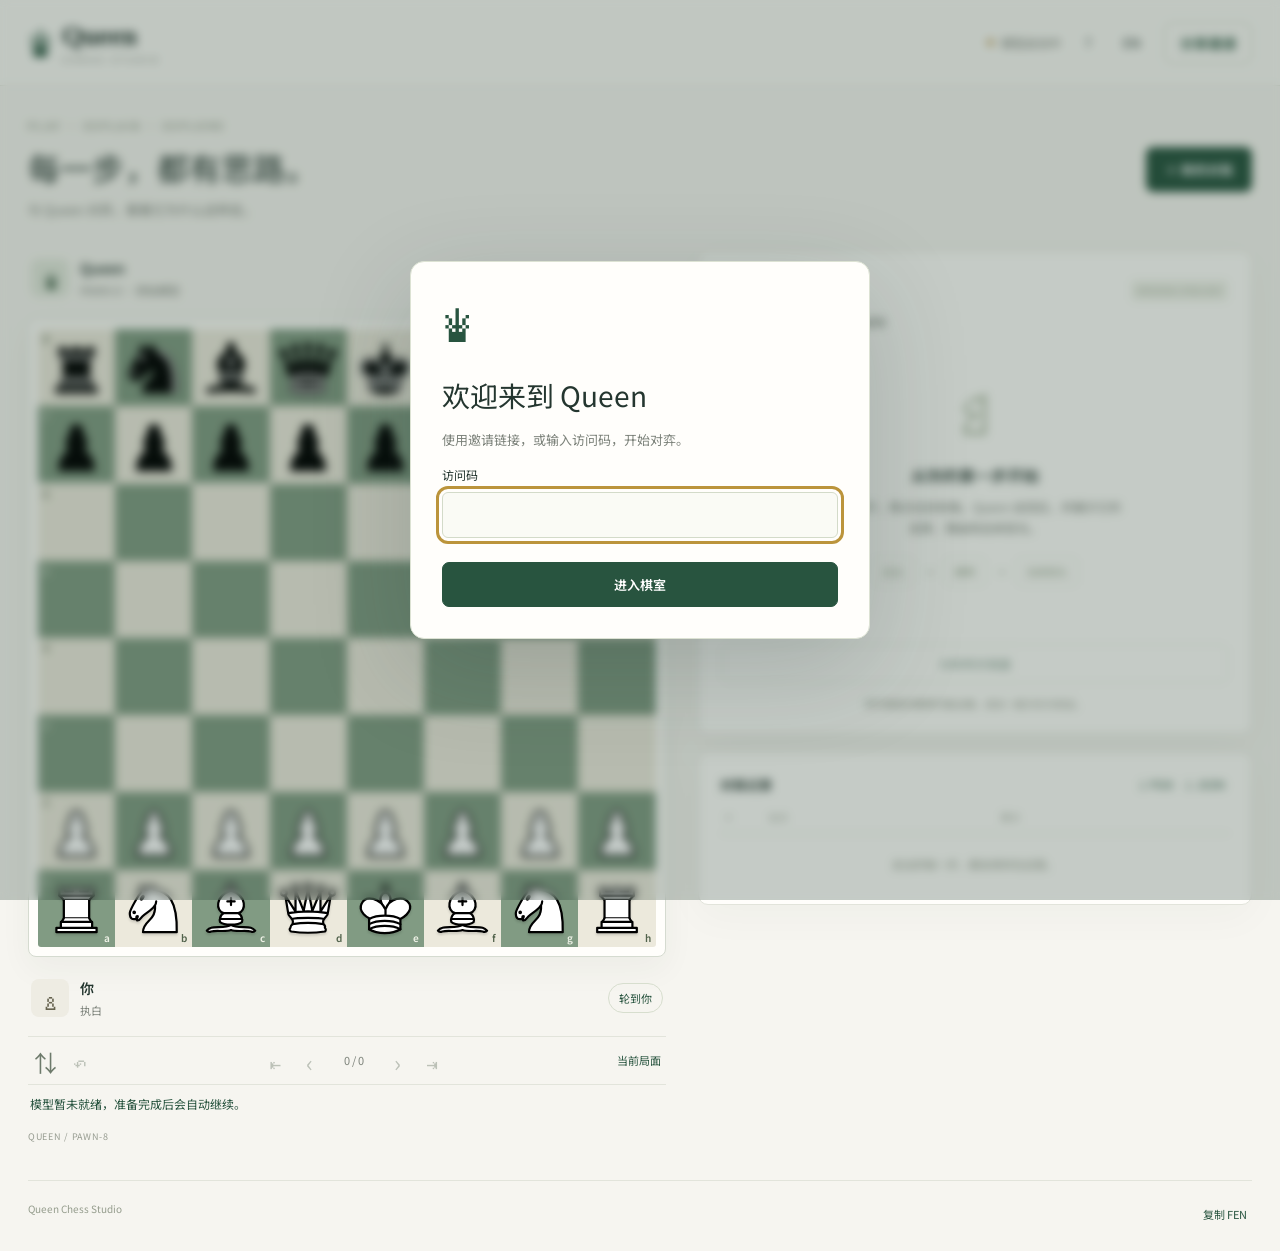
<file: index.html>
<!doctype html>
<html lang="zh-CN">
<head><meta http-equiv="Content-Security-Policy" content="default-src 'self'; script-src 'self'; style-src 'self'; img-src 'self' data:; connect-src 'self' https://*.trycloudflare.com https://raw.githubusercontent.com https://api.github.com; base-uri 'self'; form-action 'self'; object-src 'none'"><meta name="referrer" content="no-referrer"><meta charset="utf-8"><meta name="viewport" content="width=device-width,initial-scale=1"><meta name="theme-color" content="#f6f5f0"><title>Queen · Chess Studio</title><meta name="description" content="Play Queen, explore its moves, and read its original chess explanations."><link rel="icon" href="./static/pieces/bQ.svg"><link rel="stylesheet" href="./static/style.css?v=f0d507d4b554"><script src="./static/config.js?v=c3cb4456e3da" defer></script><script src="./static/transport.js?v=736d17532656" defer></script><script src="./static/app.js?v=f7ad63c99b9d" defer></script></head>
<body>
<header class="topbar"><a class="brand" href="./" aria-label="Queen Chess Studio"><span class="brandmark">♛</span><span>Queen<span class="brand-sub">CHESS STUDIO</span></span></a><div class="top-actions"><span class="model-status" id="model-status"><i></i><span>连接中 Connecting</span></span><button class="quiet" id="help-button" aria-label="How to play">?</button><button class="quiet" id="language">EN</button><button class="share-button" id="share" data-i18n="share">分享邀请</button></div></header>
<main>
<div class="page-title"><div><div class="eyebrow">PLAY · EXPLAIN · EXPLORE</div><h1 data-i18n="title">每一步，都有思路。</h1><p data-i18n="subtitle">与 Queen 对弈，看看它为什么这样走。</p></div><button class="primary" id="new-game" data-i18n="newGame">＋ 新的对局</button></div>
<div class="studio">
<section class="board-column" aria-label="Chess game">
<div class="player-strip"><div class="avatar queen-avatar">♛</div><div><strong id="top-name">Queen</strong><span id="top-description">PAWN-8 · Original model</span></div><span class="side-tag" id="top-color">BLACK</span></div>
<div class="board-wrap"><div class="chessboard" id="board" role="grid" aria-label="Chessboard"></div></div>
<div class="player-strip bottom-player"><div class="avatar human-avatar">♙</div><div><strong id="bottom-name">You</strong><span id="bottom-description">White pieces</span></div><span class="turn-badge" id="turn-label">Your turn</span></div>
<div class="board-toolbar"><div><button id="flip" class="icon-button" data-i18n-title="flip" title="翻转棋盘">⇅</button><button id="undo" class="icon-button" data-i18n-title="undo" title="悔棋">↶</button></div><div class="replay-controls"><button id="first" class="icon-button" title="First position">⇤</button><button id="previous" class="icon-button" title="Previous move">‹</button><span id="position-label">0 / 0</span><button id="next" class="icon-button" title="Next move">›</button><button id="last" class="icon-button" title="Latest position">⇥</button></div><button id="live" class="text-button" data-i18n="live">当前局面</button></div>
<div class="board-message" id="board-message" aria-live="polite"></div>
<div class="board-footer"><span>QUEEN / PAWN-8</span></div>
</section>
<aside class="insight-column">
<section class="analysis-panel">
<div class="panel-title"><span class="small-crown">♛</span><h2 data-i18n="thinking">Queen 的思路</h2><span class="original-tag">ORIGINAL ENGLISH</span></div>
<div class="analysis-context" id="analysis-context" data-i18n="analysisIntro">原始模型生成的走法与解释</div>
<div class="thinking-state hidden" id="thinking-state"><div class="thinking-orbit"><span>♛</span></div><strong data-i18n="thinkingNow">Queen 正在分析…</strong><p id="thinking-time"></p><div class="loading-line"></div></div>
<div id="empty-analysis" class="empty-analysis"><span class="empty-knight">♘</span><h3 data-i18n="firstMoveTitle">从你的第一步开始</h3><p data-i18n="firstMoveText">点击棋子，再点击目标格。Queen 会回应，并展示它的选择、理由和后续变化。</p><div class="flow"><span data-i18n="moveWord">走法</span><span>→</span><span data-i18n="explainWord">解释</span><span>→</span><span data-i18n="variationWord">后续变化</span></div></div>
<div id="analysis-content" class="hidden"><div class="recommendation"><span data-i18n="recommended">推荐走法</span><strong id="best-move"></strong><span id="analysis-timing"></span></div><div class="prose" id="explanation"></div><div id="pv-section" class="pv-section"><h3 data-i18n="criticalLine">模型预测的变化线</h3><p data-i18n="pvHelp">点击走法，在棋盘上预览。变化线是预测，不是已走棋谱。</p><div id="pv" class="pv"></div></div><details class="raw-details"><summary data-i18n="rawOutput">查看原始模型输出</summary><pre id="raw-output"></pre></details></div>
<div id="error" class="error hidden" role="alert"></div>
<div class="analysis-actions"><button class="secondary" id="analyze" data-i18n="analyze">分析所示局面</button><button class="primary hidden" id="play-model" data-i18n="queenMove">让 Queen 走棋</button></div>
<p class="analysis-note" data-i18n="researchNote">研究模型的解释可能出错，适合一起讨论与验证。</p>
</section>
<section class="moves-panel"><div class="moves-heading"><h2 data-i18n="moveHistory">对局记录</h2><div><button class="text-button" id="export-pgn">↓ PGN</button><button class="text-button" id="export-json">↓ JSON</button></div></div><div class="moves-head"><span>#</span><span data-i18n="white">白方</span><span data-i18n="black">黑方</span></div><div id="moves" class="moves-list"><p class="no-moves" data-i18n="noMoves">走出的每一步，都会保存在这里。</p></div></section>
</aside></div>
<footer><span>Queen Chess Studio</span><div><button class="text-button" id="fen-button" data-i18n="copyFen">复制 FEN</button></div></footer>
</main>
<dialog id="login-dialog"><form id="login-form"><div class="dialog-crown">♛</div><h2 data-i18n="welcome">欢迎来到 Queen</h2><p data-i18n="inviteIntro">使用邀请链接，或输入访问码，开始对弈。</p><label for="access-code" data-i18n="accessCode">访问码</label><input id="access-code" type="password" autocomplete="current-password" required><div id="login-error" class="error hidden"></div><button class="primary full" type="submit" data-i18n="enter">进入棋室</button></form></dialog>
<dialog id="new-dialog"><form id="new-form"><div class="eyebrow">A NEW PERSPECTIVE</div><h2 data-i18n="newGame">新的对局</h2><p data-i18n="chooseSide">选择执白或执黑，Queen 会执另一方。</p><div class="color-picker"><label><input type="radio" name="color" value="white" checked><span>♙</span><strong data-i18n="playWhite">我执白</strong><small data-i18n="whiteFirst">你先走</small></label><label><input type="radio" name="color" value="black"><span>♟</span><strong data-i18n="playBlack">我执黑</strong><small data-i18n="queenFirst">Queen 先走</small></label></div><details class="fen-input"><summary data-i18n="customFen">从指定局面开始（FEN）</summary><textarea id="start-fen" rows="3" placeholder="rnbqkbnr/pppppppp/8/8/8/8/PPPPPPPP/RNBQKBNR w KQkq - 0 1"></textarea><small data-i18n="fenNote">FEN 不包含此前完整历史；从标准初始局面开始可保留完整对局历史。</small></details><div class="dialog-actions"><button class="secondary" type="button" id="cancel-new" data-i18n="cancel">取消</button><button class="primary" type="submit" data-i18n="start">开始对局</button></div><p id="new-error" class="error hidden"></p></form></dialog>
<dialog id="promotion-dialog"><h2 data-i18n="promotion">选择升变棋子</h2><div id="promotion-options"></div></dialog>
<dialog id="help-dialog"><div class="eyebrow">YOUR CHESS COMPANION</div><h2 data-i18n="howTitle">怎么使用</h2><ol id="help-list"></ol><p class="help-foot" data-i18n="helpFoot">英文解释来自 Queen 原始模型。</p><p class="help-foot">Chess pieces: <a href="https://python-chess.readthedocs.io/" target="_blank" rel="noopener">python-chess / Wikimedia Cburnett</a> (GPL).</p><button class="primary full" id="close-help" data-i18n="gotIt">知道了</button></dialog>
<div id="toast" class="toast hidden" role="status"></div>
</body></html>
</file>
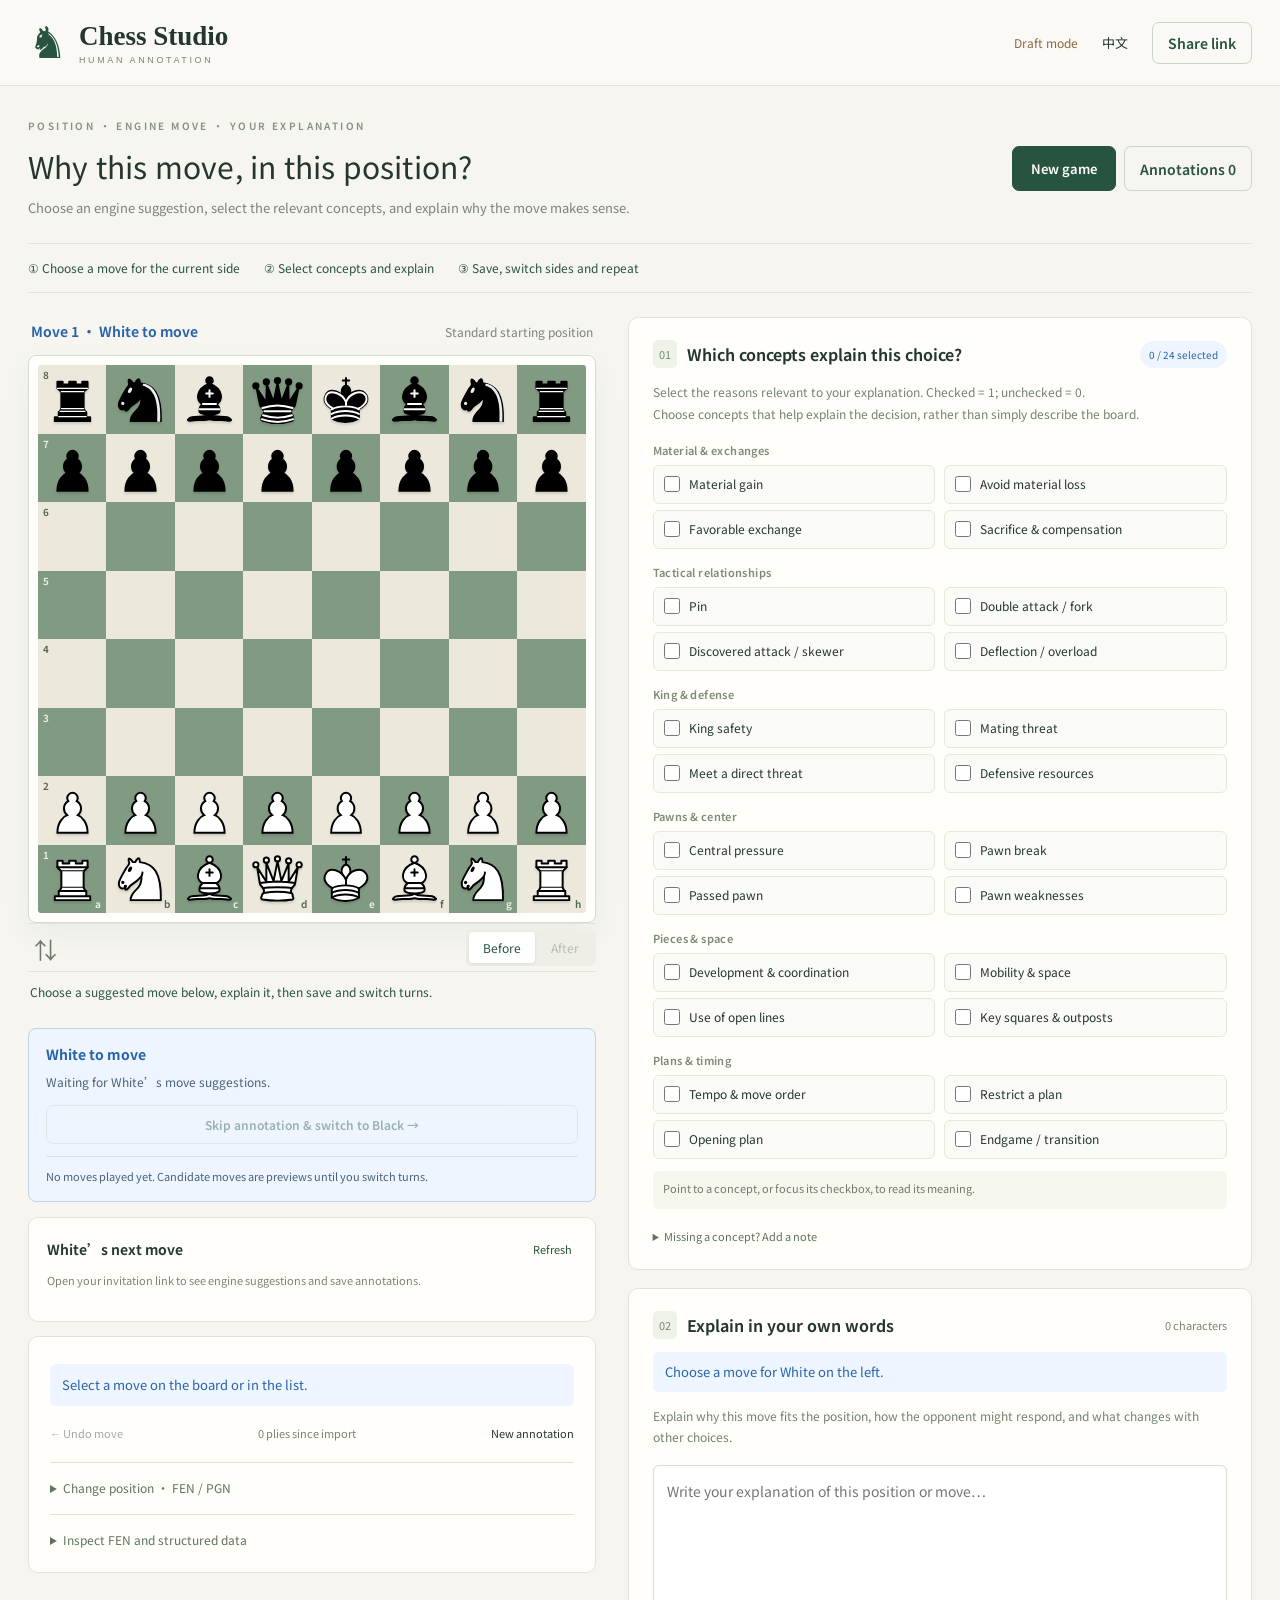
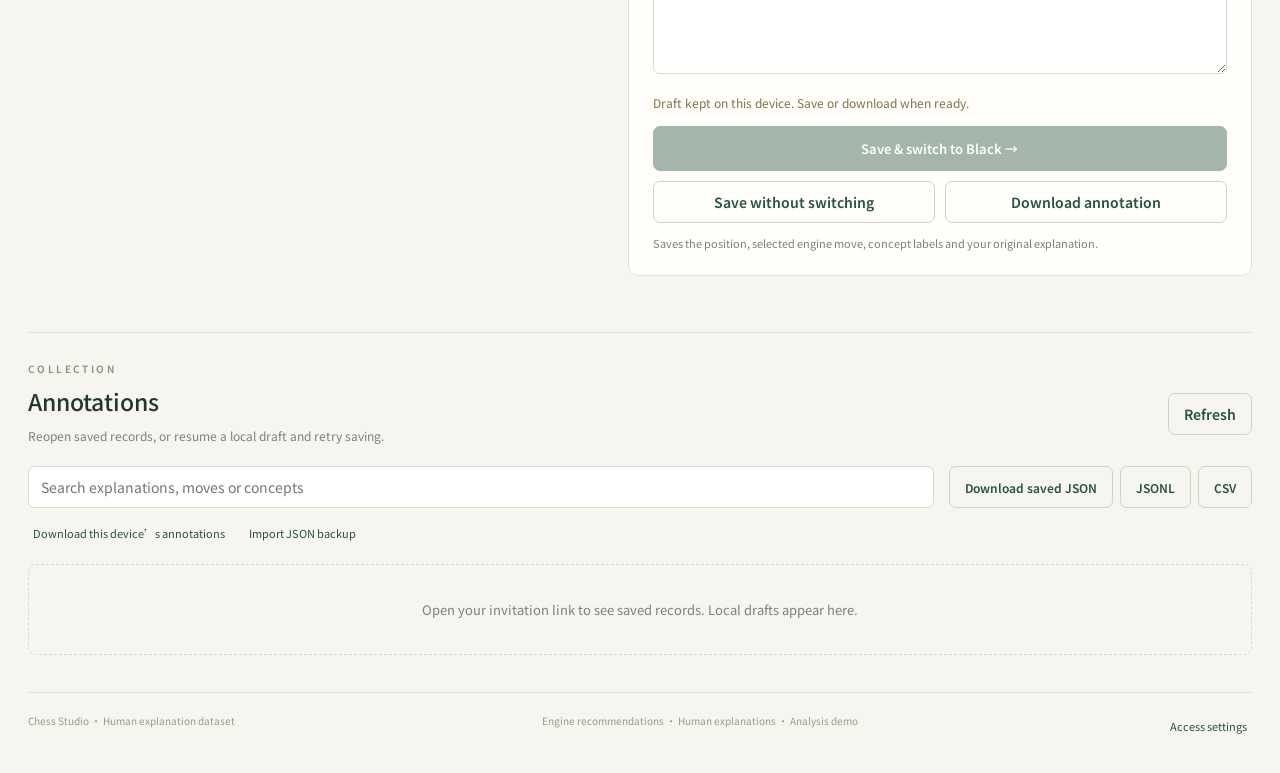
<file: annotate/index.html>
<!doctype html>
<html lang="en">
<head>
  <meta charset="utf-8"><meta name="viewport" content="width=device-width,initial-scale=1">
  <meta name="referrer" content="no-referrer">
  <meta http-equiv="Content-Security-Policy" content="default-src 'self'; script-src 'self'; style-src 'self'; img-src 'self' data:; connect-src 'self' https://*.trycloudflare.com https://raw.githubusercontent.com https://api.github.com; object-src 'none'; base-uri 'self'; form-action 'self'">
  <title>Annotation Studio · Chess Studio</title>
  <link rel="icon" href="../causal/static/pieces/wN.svg">
  <link rel="stylesheet" href="../causal/static/style.css">
  <link rel="stylesheet" href="./static/annotate.css?v=3">
  <script src="./static/config.js?v=1" defer></script>
  <script src="./static/annotate.js?v=3" type="module"></script>
</head>
<body>
<header class="topbar"><a class="brand" href="../causal/"><span class="brandmark">♞</span><span>Chess Studio<span class="brand-sub">HUMAN ANNOTATION</span></span></a><div class="top-actions"><span id="connection-status" class="connection-status">正在准备</span><button id="language" class="quiet" aria-label="Switch interface language">中文</button><button id="share-link" class="secondary">分享链接</button></div></header>
<main>
  <div class="page-title"><div><div class="eyebrow">观察局面 · 选择着法 · 解释理由</div><h1>为什么在这里走这一步？</h1><p>查看引擎的下一步建议，选择一个着法，勾选相关概念并写下你的解释。</p></div><div class="page-buttons"><button id="new-game" class="primary">新对局</button><button id="view-records" class="secondary">查看标注记录 <span id="record-count">0</span></button></div></div>
  <div class="turn-guide"><span>① 选择当前一方的着法</span><span>② 勾选概念，填写解释</span><span>③ 保存并换边，继续标注</span></div>
  <div class="annotation-studio">
    <section class="board-column" aria-label="棋盘与标注对象">
      <div class="position-heading"><span id="turn-label" aria-live="polite">白方行棋</span><span id="position-name">标准初始局面</span></div>
      <div class="board-wrap"><div id="board" class="chessboard" role="group" aria-label="国际象棋棋盘"></div></div>
      <div class="board-toolbar"><button id="flip" class="icon-button" title="翻转棋盘" aria-label="翻转棋盘">⇅</button><div class="segmented" aria-label="着法预览"><button id="before" class="active" aria-pressed="true">走之前</button><button id="after" aria-pressed="false">走之后</button></div></div>
      <p id="board-message" class="board-message" aria-live="polite">点击棋子，再点击目标格，即可选择要解释的着法。</p>
      <div class="turn-progress"><strong id="turn-task"></strong><p id="turn-help"></p><button id="advance" class="secondary">跳过本步标注，进入黑方回合 →</button><p id="played-moves" class="played-moves"></p></div>
      <section class="engine-panel"><div class="card-heading"><h2 id="engine-title">下一步建议</h2><button id="engine-refresh" class="text-button">刷新建议</button></div><p id="engine-status" class="hint" aria-live="polite"></p><div id="engine-candidates"></div><details id="engine-variation"><summary>查看可能的后续变化</summary><p id="variation-note" class="hint"></p><div id="engine-pv" class="pv"></div><p id="engine-budget" class="hint"></p></details></section>
      <div class="position-card">
        <select id="scope" hidden aria-hidden="true"><option value="move">解释一个着法</option><option value="position">解释当前局面</option></select>
        <p id="target-summary" class="target-summary"></p>
        <div class="history-bar"><button id="undo" class="quiet">← 上一步</button><span id="history-label">自导入起 0 个半回合</span><button id="fresh" class="quiet">同局面新标注</button></div>
        <details id="position-import"><summary>更换局面 · 导入 FEN / PGN</summary>
          <label for="sample">内置局面</label><select id="sample"><option value="initial">标准初始局面</option><option value="opening">开局 · 1.d4 d5</option><option value="middle">中局 · 双方已易位</option><option value="ending">残局 · 王兵残局</option></select><button id="load-sample" class="secondary">载入局面</button>
          <div class="field-row" id="move-row"><label for="target-move">探索其他着法</label><select id="target-move"></select></div>
          <label for="fen-input">FEN 棋盘编码</label><textarea id="fen-input" rows="3" spellcheck="false" placeholder="粘贴完整 FEN"></textarea><button id="load-fen" class="secondary">载入 FEN</button>
          <label for="pgn-input">PGN 棋谱</label><textarea id="pgn-input" rows="4" spellcheck="false" placeholder="例如：1. d4 d5 2. c4 e6"></textarea><button id="load-pgn" class="secondary">载入棋谱末尾局面</button><p class="hint">载入前会保留已有草稿；导入棋谱后可用“上一步”回看。仅导入第一盘棋。</p>
        </details>
        <details><summary>查看当前 FEN 与结构化数据</summary><pre id="fen-display"></pre><pre id="json-preview"></pre></details>
      </div>
    </section>
    <aside class="label-column">
      <section class="annotation-card concepts-card"><div class="card-heading"><div><span class="step-number">01</span><h2>哪些概念解释了这个选择？</h2></div><span id="selected-count" class="count-chip">已选 0 / 24</span></div>
        <p class="card-description">勾选你认为与解释有关的理由。选中 = 1，未选 = 0。<br>不是看到某个现象就勾选，而是它确实参与你的解释。</p>
        <div id="concept-groups"></div>
        <details class="extra-details"><summary>没有合适的概念？补充说明</summary><label for="extra-concepts" class="sr-only">补充概念</label><input id="extra-concepts" maxlength="500" placeholder="可以填写未覆盖的理由，供以后改进概念库"></details>
      </section>
      <section class="annotation-card explanation-card"><div class="card-heading"><div><span class="step-number">02</span><h2>用自己的话解释</h2></div><span id="text-count" class="subtle">0 字</span></div>
        <p id="explanation-target" class="explanation-target"></p><p class="card-description">结合当前局面，解释所选着法为什么合理、对手可能怎样应对，以及其他选择有什么不同。</p>
        <label for="explanation" class="sr-only">人工自然语言解释</label><textarea id="explanation" rows="7" maxlength="12000" placeholder="写下你对当前局面或所选着法的解释……"></textarea>
        <div id="save-message" class="save-message" role="status" aria-live="polite">填写内容后会自动保留浏览器草稿。</div>
        <button id="save-next" class="primary save-next">保存并进入黑方回合 →</button>
        <div class="save-actions"><button id="save" class="secondary">仅保存标注</button><button id="export-draft" class="secondary">下载标注</button></div>
        <p class="hint">保存当前局面、所选引擎着法、概念勾选和你的原文解释。</p>
      </section>
    </aside>
  </div>
  <section id="records-panel" class="records-panel" aria-label="标注记录"><div class="records-heading"><div><div class="eyebrow">COLLECTION</div><h2>标注记录</h2><p>服务器记录可以重新打开；本机草稿可继续编辑或重试保存。</p></div><button id="refresh-records" class="secondary">刷新记录</button></div>
    <div class="records-tools"><input id="record-search" aria-label="搜索标注记录" placeholder="搜索解释、着法或概念"><div class="export-buttons"><button id="export-json" class="secondary">下载 JSON</button><button id="export-jsonl" class="secondary">JSONL</button><button id="export-csv" class="secondary">CSV</button></div></div>
    <div class="backup-tools"><button id="export-local" class="text-button">下载本机全部标注</button><label class="text-button import-button" for="import-backup">导入 JSON 备份</label><input type="file" id="import-backup" accept=".json,application/json" hidden><span id="download-message" role="status"></span></div>
    <div id="records-list"></div>
  </section>
  <footer><span>Chess Studio · 人工解释数据集</span><span>引擎推荐 · 人工解释 · <a href="../causal/">返回分析 demo</a></span><button id="connect" class="text-button">访问设置</button></footer>
</main>
<dialog id="connection-dialog"><form id="connection-form"><div class="eyebrow">ANNOTATION COLLECTION</div><h2>打开邀请链接即可开始</h2><p>请使用分享按钮复制的完整链接。已有访问码，也可以在这里输入。</p><label for="access-code">访问码</label><input id="access-code" type="password" required autocomplete="current-password"><div id="login-error" class="error hidden" role="alert"></div><div class="dialog-actions"><button id="close-connection" type="button" class="secondary">先保留草稿</button><button class="primary" type="submit">开始标注</button></div></form></dialog>
<dialog id="share-dialog"><h2>分享标注链接</h2><p>复制完整链接，收到的人打开即可开始。</p><input id="share-url" readonly aria-label="Invitation link"><div class="dialog-actions"><button id="copy-share" class="primary">复制链接</button><button id="close-share" class="secondary">关闭</button></div></dialog>
<dialog id="promotion-dialog"><h2>选择升变棋子</h2><div id="promotion-options"></div><button id="close-promotion" class="secondary">取消</button></dialog>
<div id="toast" class="toast hidden" role="status"></div>
</body></html>
</file>
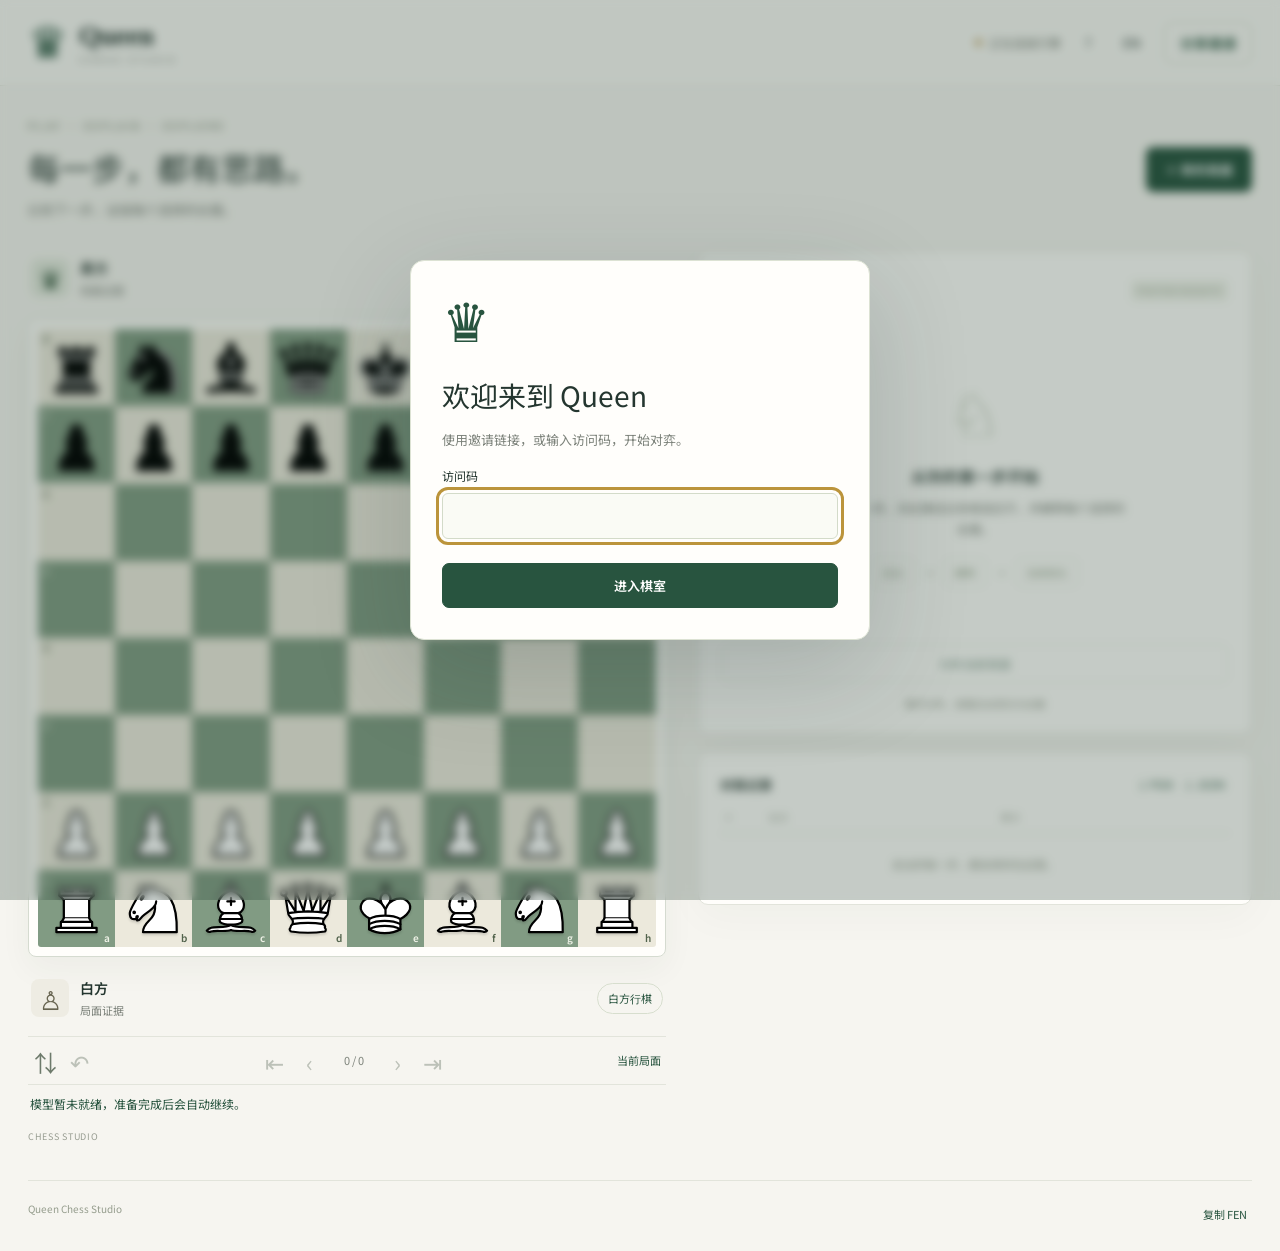
<file: causal/index.html>
<!doctype html>
<html lang="en">
<head><meta http-equiv="Content-Security-Policy" content="default-src 'self'; script-src 'self'; style-src 'self'; img-src 'self' data:; connect-src 'self' https://*.trycloudflare.com https://raw.githubusercontent.com https://api.github.com; base-uri 'self'; form-action 'self'; object-src 'none'"><meta name="referrer" content="no-referrer"><meta charset="utf-8"><meta name="viewport" content="width=device-width,initial-scale=1"><meta name="theme-color" content="#f6f5f0"><title>Position Insights · Chess Studio</title><meta name="description" content="Explore the current chess position and compare engine-grounded explanations of candidate moves."><link rel="icon" href="./static/pieces/bQ.svg"><link rel="stylesheet" href="./static/style.css?v=f0d507d4b554"><link rel="stylesheet" href="./static/causal.css?v=909935efc10f"><script src="./static/config.js?v=e40f84f5d276" defer></script><script src="./static/transport.js?v=736d17532656" defer></script><script src="./static/agent-ui.js?v=46d6f599aca5" defer></script><script src="./static/causal.js?v=961a5ddf7704" defer></script><script src="./static/app.js?v=db0a08feafb6" defer></script></head>
<body>
<header class="topbar"><a class="brand" href="./" aria-label="Queen Chess Studio"><span class="brandmark">♛</span><span>Queen<span class="brand-sub">CHESS STUDIO</span></span></a><div class="top-actions"><span class="model-status" id="model-status"><i></i><span>连接中 Connecting</span></span><button class="quiet" id="help-button" aria-label="How to play">?</button><button class="quiet" id="language">EN</button><button class="share-button" id="share" data-i18n="share">分享邀请</button></div></header>
<main>
<div class="page-title"><div><div class="eyebrow">PLAY · EXPLAIN · EXPLORE</div><h1 data-i18n="title">Every move has a reason.</h1><p data-i18n="subtitle">Explore this position. Compare the ideas behind your next moves.</p></div><button class="primary" id="new-game" data-i18n="newGame">＋ 新的对局</button></div>
<div class="studio">
<section class="board-column" aria-label="Chess game">
<div class="player-strip"><div class="avatar queen-avatar">♛</div><div><strong id="top-name">Stockfish</strong><span id="top-description">Stockfish · Counterfactual evidence</span></div><span class="side-tag" id="top-color">BLACK</span></div>
<div class="board-wrap"><div class="chessboard" id="board" role="grid" aria-label="Chessboard"></div></div>
<div class="player-strip bottom-player"><div class="avatar human-avatar">♙</div><div><strong id="bottom-name">You</strong><span id="bottom-description">White pieces</span></div><span class="turn-badge" id="turn-label">Your turn</span></div>
<div class="board-toolbar"><div><button id="flip" class="icon-button" data-i18n-title="flip" title="翻转棋盘">⇅</button><button id="undo" class="icon-button" data-i18n-title="undo" title="悔棋">↶</button></div><div class="replay-controls"><button id="first" class="icon-button" title="First position">⇤</button><button id="previous" class="icon-button" title="Previous move">‹</button><span id="position-label">0 / 0</span><button id="next" class="icon-button" title="Next move">›</button><button id="last" class="icon-button" title="Latest position">⇥</button></div><button id="live" class="text-button" data-i18n="live">当前局面</button></div>
<div class="board-message" id="board-message" aria-live="polite"></div>
<div class="board-footer"><span>CHESS STUDIO</span></div>
</section>
<aside class="insight-column">
<section class="analysis-panel">
<div class="panel-title"><span class="small-crown">♛</span><h2 data-i18n="thinking">Queen 的思路</h2><span class="original-tag">POSITION INSIGHTS</span></div>
<div class="analysis-context" id="analysis-context" data-i18n="analysisIntro">原始模型生成的走法与解释</div>
<div class="thinking-state hidden" id="thinking-state"><div class="thinking-orbit"><span>♛</span></div><strong data-i18n="thinkingNow">Queen 正在分析…</strong><p id="thinking-time"></p><div class="loading-line"></div></div>
<div id="empty-analysis" class="empty-analysis"><span class="empty-knight">♘</span><h3 data-i18n="firstMoveTitle">从你的第一步开始</h3><p data-i18n="firstMoveText">点击棋子，再点击目标格。Queen 会回应，并展示它的选择、理由和后续变化。</p><div class="flow"><span data-i18n="moveWord">走法</span><span>→</span><span data-i18n="explainWord">解释</span><span>→</span><span data-i18n="variationWord">后续变化</span></div></div>
<div id="analysis-content" class="hidden"><div id="state-overview" class="state-overview"></div><div id="candidate-choices" class="candidate-choices" aria-label="Candidate moves"></div><div class="recommendation"><span data-i18n="recommended">推荐走法</span><strong id="best-move"></strong><span id="analysis-timing"></span></div><div class="prose" id="explanation"></div><div id="pv-section" class="pv-section"><h3 data-i18n="criticalLine">模型预测的变化线</h3><p data-i18n="pvHelp">点击走法，在棋盘上预览。变化线是预测，不是已走棋谱。</p><div id="pv" class="pv"></div></div><details class="raw-details"><summary data-i18n="rawOutput">查看原始模型输出</summary><pre id="raw-output"></pre></details></div>
<div id="error" class="error hidden" role="alert"></div>
<div class="analysis-actions"><button class="secondary" id="analyze" data-i18n="analyze">分析所示局面</button><button class="primary hidden" id="play-model" data-i18n="queenMove">让 Queen 走棋</button></div>
<p class="analysis-note" data-i18n="researchNote">研究模型的解释可能出错，适合一起讨论与验证。</p>
</section>
<section class="moves-panel"><div class="moves-heading"><h2 data-i18n="moveHistory">对局记录</h2><div><button class="text-button" id="export-pgn">↓ PGN</button><button class="text-button" id="export-json">↓ JSON</button></div></div><div class="moves-head"><span>#</span><span data-i18n="white">白方</span><span data-i18n="black">黑方</span></div><div id="moves" class="moves-list"><p class="no-moves" data-i18n="noMoves">走出的每一步，都会保存在这里。</p></div></section>
</aside></div>
<footer><span>Queen Chess Studio</span><div><button class="text-button" id="fen-button" data-i18n="copyFen">复制 FEN</button></div></footer>
</main>
<dialog id="login-dialog"><form id="login-form"><div class="dialog-crown">♛</div><h2 data-i18n="welcome">欢迎来到 Queen</h2><p data-i18n="inviteIntro">使用邀请链接，或输入访问码，开始对弈。</p><label for="access-code" data-i18n="accessCode">访问码</label><input id="access-code" type="password" autocomplete="current-password" required><div id="login-error" class="error hidden"></div><button class="primary full" type="submit" data-i18n="enter">进入棋室</button></form></dialog>
<dialog id="new-dialog"><form id="new-form"><div class="eyebrow">A NEW PERSPECTIVE</div><h2 data-i18n="newGame">新的对局</h2><p data-i18n="chooseSide">选择执白或执黑，Queen 会执另一方。</p><div class="color-picker"><label><input type="radio" name="color" value="white" checked><span>♙</span><strong data-i18n="playWhite">我执白</strong><small data-i18n="whiteFirst">你先走</small></label><label><input type="radio" name="color" value="black"><span>♟</span><strong data-i18n="playBlack">我执黑</strong><small data-i18n="queenFirst">Queen 先走</small></label></div><details class="fen-input"><summary data-i18n="customFen">从指定局面开始（FEN）</summary><textarea id="start-fen" rows="3" placeholder="rnbqkbnr/pppppppp/8/8/8/8/PPPPPPPP/RNBQKBNR w KQkq - 0 1"></textarea><small data-i18n="fenNote">FEN 不包含此前完整历史；从标准初始局面开始可保留完整对局历史。</small></details><div class="dialog-actions"><button class="secondary" type="button" id="cancel-new" data-i18n="cancel">取消</button><button class="primary" type="submit" data-i18n="start">开始对局</button></div><p id="new-error" class="error hidden"></p></form></dialog>
<dialog id="promotion-dialog"><h2 data-i18n="promotion">选择升变棋子</h2><div id="promotion-options"></div></dialog>
<dialog id="help-dialog"><div class="eyebrow">YOUR CHESS COMPANION</div><h2 data-i18n="howTitle">怎么使用</h2><ol id="help-list"></ol><p class="help-foot" data-i18n="helpFoot">英文解释来自 Queen 原始模型。</p><p class="help-foot">Chess pieces: <a href="https://python-chess.readthedocs.io/" target="_blank" rel="noopener">python-chess / Wikimedia Cburnett</a> (GPL).</p><button class="primary full" id="close-help" data-i18n="gotIt">知道了</button></dialog>
<div id="toast" class="toast hidden" role="status"></div>
</body></html>
</file>
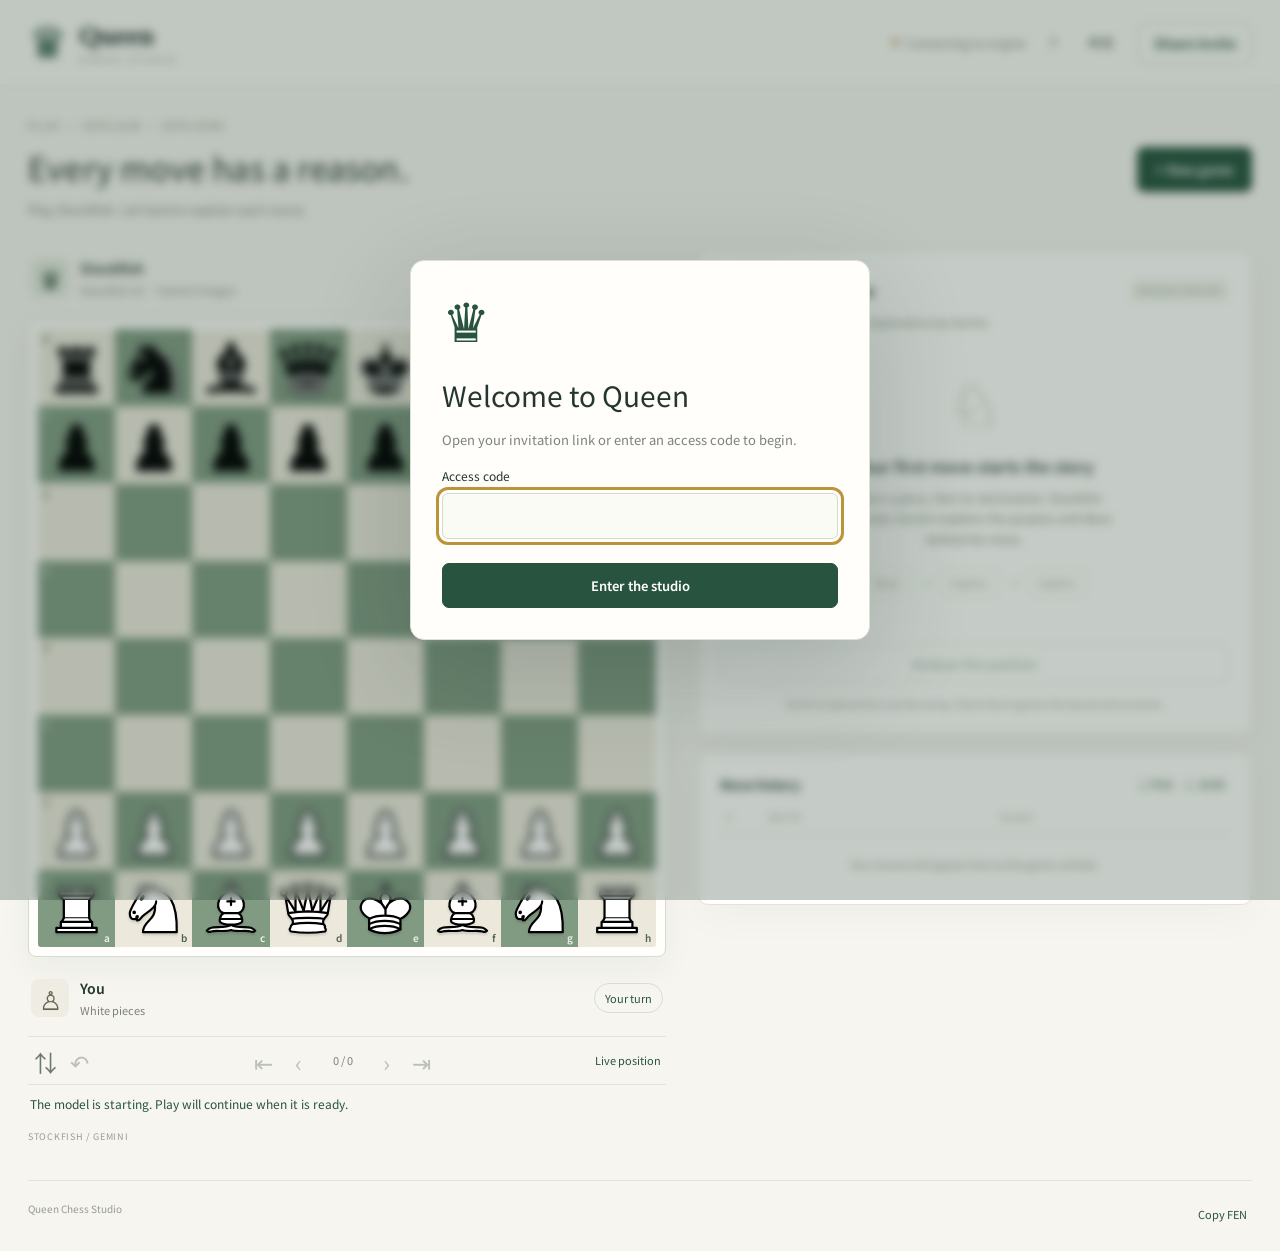
<file: stockfish/index.html>
<!doctype html>
<html lang="en">
<head><meta http-equiv="Content-Security-Policy" content="default-src 'self'; script-src 'self'; style-src 'self'; img-src 'self' data:; connect-src 'self' https://*.trycloudflare.com https://raw.githubusercontent.com https://api.github.com; base-uri 'self'; form-action 'self'; object-src 'none'"><meta name="referrer" content="no-referrer"><meta charset="utf-8"><meta name="viewport" content="width=device-width,initial-scale=1"><meta name="theme-color" content="#f6f5f0"><title>Stockfish × Gemini · Chess Studio</title><meta name="description" content="Play Stockfish and explore Gemini explanations of every move."><link rel="icon" href="./static/pieces/bQ.svg"><link rel="stylesheet" href="./static/style.css?v=f0d507d4b554"><script src="./static/config.js?v=c2d2b363d16b" defer></script><script src="./static/transport.js?v=736d17532656" defer></script><script src="./static/app.js?v=f7ad63c99b9d" defer></script></head>
<body>
<header class="topbar"><a class="brand" href="./" aria-label="Queen Chess Studio"><span class="brandmark">♛</span><span>Queen<span class="brand-sub">CHESS STUDIO</span></span></a><div class="top-actions"><span class="model-status" id="model-status"><i></i><span>连接中 Connecting</span></span><button class="quiet" id="help-button" aria-label="How to play">?</button><button class="quiet" id="language">EN</button><button class="share-button" id="share" data-i18n="share">分享邀请</button></div></header>
<main>
<div class="page-title"><div><div class="eyebrow">PLAY · EXPLAIN · EXPLORE</div><h1 data-i18n="title">Every move has a reason.</h1><p data-i18n="subtitle">Play Stockfish. Let Gemini explain each move.</p></div><button class="primary" id="new-game" data-i18n="newGame">＋ 新的对局</button></div>
<div class="studio">
<section class="board-column" aria-label="Chess game">
<div class="player-strip"><div class="avatar queen-avatar">♛</div><div><strong id="top-name">Stockfish</strong><span id="top-description">Stockfish 19 · Gemini 4 Argon</span></div><span class="side-tag" id="top-color">BLACK</span></div>
<div class="board-wrap"><div class="chessboard" id="board" role="grid" aria-label="Chessboard"></div></div>
<div class="player-strip bottom-player"><div class="avatar human-avatar">♙</div><div><strong id="bottom-name">You</strong><span id="bottom-description">White pieces</span></div><span class="turn-badge" id="turn-label">Your turn</span></div>
<div class="board-toolbar"><div><button id="flip" class="icon-button" data-i18n-title="flip" title="翻转棋盘">⇅</button><button id="undo" class="icon-button" data-i18n-title="undo" title="悔棋">↶</button></div><div class="replay-controls"><button id="first" class="icon-button" title="First position">⇤</button><button id="previous" class="icon-button" title="Previous move">‹</button><span id="position-label">0 / 0</span><button id="next" class="icon-button" title="Next move">›</button><button id="last" class="icon-button" title="Latest position">⇥</button></div><button id="live" class="text-button" data-i18n="live">当前局面</button></div>
<div class="board-message" id="board-message" aria-live="polite"></div>
<div class="board-footer"><span>STOCKFISH / GEMINI</span></div>
</section>
<aside class="insight-column">
<section class="analysis-panel">
<div class="panel-title"><span class="small-crown">♛</span><h2 data-i18n="thinking">Queen 的思路</h2><span class="original-tag">ORIGINAL ENGLISH</span></div>
<div class="analysis-context" id="analysis-context" data-i18n="analysisIntro">原始模型生成的走法与解释</div>
<div class="thinking-state hidden" id="thinking-state"><div class="thinking-orbit"><span>♛</span></div><strong data-i18n="thinkingNow">Queen 正在分析…</strong><p id="thinking-time"></p><div class="loading-line"></div></div>
<div id="empty-analysis" class="empty-analysis"><span class="empty-knight">♘</span><h3 data-i18n="firstMoveTitle">从你的第一步开始</h3><p data-i18n="firstMoveText">点击棋子，再点击目标格。Queen 会回应，并展示它的选择、理由和后续变化。</p><div class="flow"><span data-i18n="moveWord">走法</span><span>→</span><span data-i18n="explainWord">解释</span><span>→</span><span data-i18n="variationWord">后续变化</span></div></div>
<div id="analysis-content" class="hidden"><div class="recommendation"><span data-i18n="recommended">推荐走法</span><strong id="best-move"></strong><span id="analysis-timing"></span></div><div class="prose" id="explanation"></div><div id="pv-section" class="pv-section"><h3 data-i18n="criticalLine">模型预测的变化线</h3><p data-i18n="pvHelp">点击走法，在棋盘上预览。变化线是预测，不是已走棋谱。</p><div id="pv" class="pv"></div></div><details class="raw-details"><summary data-i18n="rawOutput">查看原始模型输出</summary><pre id="raw-output"></pre></details></div>
<div id="error" class="error hidden" role="alert"></div>
<div class="analysis-actions"><button class="secondary" id="analyze" data-i18n="analyze">分析所示局面</button><button class="primary hidden" id="play-model" data-i18n="queenMove">让 Queen 走棋</button></div>
<p class="analysis-note" data-i18n="researchNote">研究模型的解释可能出错，适合一起讨论与验证。</p>
</section>
<section class="moves-panel"><div class="moves-heading"><h2 data-i18n="moveHistory">对局记录</h2><div><button class="text-button" id="export-pgn">↓ PGN</button><button class="text-button" id="export-json">↓ JSON</button></div></div><div class="moves-head"><span>#</span><span data-i18n="white">白方</span><span data-i18n="black">黑方</span></div><div id="moves" class="moves-list"><p class="no-moves" data-i18n="noMoves">走出的每一步，都会保存在这里。</p></div></section>
</aside></div>
<footer><span>Queen Chess Studio</span><div><button class="text-button" id="fen-button" data-i18n="copyFen">复制 FEN</button></div></footer>
</main>
<dialog id="login-dialog"><form id="login-form"><div class="dialog-crown">♛</div><h2 data-i18n="welcome">欢迎来到 Queen</h2><p data-i18n="inviteIntro">使用邀请链接，或输入访问码，开始对弈。</p><label for="access-code" data-i18n="accessCode">访问码</label><input id="access-code" type="password" autocomplete="current-password" required><div id="login-error" class="error hidden"></div><button class="primary full" type="submit" data-i18n="enter">进入棋室</button></form></dialog>
<dialog id="new-dialog"><form id="new-form"><div class="eyebrow">A NEW PERSPECTIVE</div><h2 data-i18n="newGame">新的对局</h2><p data-i18n="chooseSide">选择执白或执黑，Queen 会执另一方。</p><div class="color-picker"><label><input type="radio" name="color" value="white" checked><span>♙</span><strong data-i18n="playWhite">我执白</strong><small data-i18n="whiteFirst">你先走</small></label><label><input type="radio" name="color" value="black"><span>♟</span><strong data-i18n="playBlack">我执黑</strong><small data-i18n="queenFirst">Queen 先走</small></label></div><details class="fen-input"><summary data-i18n="customFen">从指定局面开始（FEN）</summary><textarea id="start-fen" rows="3" placeholder="rnbqkbnr/pppppppp/8/8/8/8/PPPPPPPP/RNBQKBNR w KQkq - 0 1"></textarea><small data-i18n="fenNote">FEN 不包含此前完整历史；从标准初始局面开始可保留完整对局历史。</small></details><div class="dialog-actions"><button class="secondary" type="button" id="cancel-new" data-i18n="cancel">取消</button><button class="primary" type="submit" data-i18n="start">开始对局</button></div><p id="new-error" class="error hidden"></p></form></dialog>
<dialog id="promotion-dialog"><h2 data-i18n="promotion">选择升变棋子</h2><div id="promotion-options"></div></dialog>
<dialog id="help-dialog"><div class="eyebrow">YOUR CHESS COMPANION</div><h2 data-i18n="howTitle">怎么使用</h2><ol id="help-list"></ol><p class="help-foot" data-i18n="helpFoot">英文解释来自 Queen 原始模型。</p><p class="help-foot">Chess pieces: <a href="https://python-chess.readthedocs.io/" target="_blank" rel="noopener">python-chess / Wikimedia Cburnett</a> (GPL).</p><button class="primary full" id="close-help" data-i18n="gotIt">知道了</button></dialog>
<div id="toast" class="toast hidden" role="status"></div>
</body></html>
</file>
<file: static/style.css>
@font-face{font-family:"Queen CJK";src:url("./fonts/noto-sans-sc.woff2?v=1511be83e878") format("woff2");font-weight:100 900;font-display:swap}
:root{--bg:#f6f5f0;--paper:#fffefb;--ink:#24362f;--muted:#7c827a;--line:#e2e4db;--green:#28543f;--light:#ece9dc;--dark:#819b83;--gold:#b9924a;--shadow:0 12px 40px #27392c08}*{box-sizing:border-box}body{margin:0;background:var(--bg);color:var(--ink);font-family:Inter,-apple-system,BlinkMacSystemFont,"Segoe UI","PingFang SC","Microsoft Yahei","Queen CJK",sans-serif;font-size:14px}button,input,textarea{font:inherit}button,a,input,summary{touch-action:manipulation}button{cursor:pointer}button{transition:background .15s,transform .15s}button:hover:not(:disabled){filter:brightness(.96)}button:active:not(:disabled){transform:translateY(1px)}button:disabled{opacity:.42;cursor:default}button:focus-visible,a:focus-visible,input:focus-visible,textarea:focus-visible,summary:focus-visible{outline:3px solid #bb943b;outline-offset:3px}a{color:inherit}.topbar{height:86px;border-bottom:1px solid var(--line);display:flex;align-items:center;justify-content:space-between;padding:0 max(28px,calc((100vw - 1300px)/2));background:#faf9f5}.brand{display:flex;align-items:center;gap:12px;text-decoration:none;font:600 27px Georgia,serif}.brandmark{font:44px Georgia;color:var(--green)}.brand-sub{display:block;font:9px -apple-system,sans-serif;letter-spacing:2.6px;margin-top:3px;color:var(--muted)}.top-actions{display:flex;align-items:center;gap:16px}.quiet{border:0;background:transparent;color:var(--ink);padding:8px;font-size:13px}.share-button,.secondary{background:transparent;border:1px solid #cdd4c8;color:var(--green);border-radius:7px;padding:10px 15px;font-weight:600}.model-status{display:flex;align-items:center;gap:7px;color:var(--muted);font-size:12px}.model-status i{width:7px;height:7px;border-radius:50%;background:#c0a467}.model-status.ready i{background:#4d9565;box-shadow:0 0 0 4px #4d95650d}main{max-width:1300px;padding:32px 28px 0;margin:auto}.page-title{display:flex;align-items:center;justify-content:space-between;margin:0 0 28px;gap:15px}.eyebrow{font-size:10px;letter-spacing:2.4px;font-weight:600;color:#87917f;margin-bottom:11px}h1{font:400 32px Georgia,"Songti SC","Queen CJK",serif;letter-spacing:.2px;margin:0 0 9px}p{line-height:1.7}.page-title p{margin:0;color:var(--muted);font-size:13px}.primary{background:var(--green);border:1px solid var(--green);border-radius:7px;color:white;font-size:13px;padding:12px 18px;font-weight:600}.studio{display:grid;grid-template-columns:minmax(340px,1.15fr) minmax(340px,1fr);gap:32px;align-items:start}.board-column{min-width:0}.player-strip{height:57px;display:flex;align-items:center;gap:11px;margin-bottom:13px;padding:0 3px}.player-strip strong{display:block;font-size:14px;font-weight:600}.player-strip div>span{display:block;font-size:11px;color:var(--muted);margin-top:4px}.avatar{width:38px;height:38px;display:flex;align-items:center;justify-content:center;border-radius:8px;font-size:26px}.queen-avatar{background:#e2e8dc;color:#2f5138}.human-avatar{background:#eeece3;color:#66634f}.side-tag{margin-left:auto;font-size:9px;letter-spacing:1.3px;color:var(--muted)}.board-wrap{background:var(--paper);padding:9px;border:1px solid #d5dbd0;border-radius:8px;box-shadow:0 12px 32px #2139280c}.chessboard{display:grid;grid-template-columns:repeat(8,1fr);aspect-ratio:1;overflow:hidden;border-radius:3px}.square{border:0;border-radius:0;padding:0;display:flex;align-items:center;justify-content:center;position:relative;background:var(--light);aspect-ratio:1;min-width:0;user-select:none}.square.dark{background:var(--dark)}.square img{width:86%;height:86%;z-index:2;pointer-events:none;filter:drop-shadow(0 2px 1px #0002)}.square:hover:not(:disabled){filter:none;box-shadow:inset 0 0 0 3px #ffffff50}.square.selected{background:#d6cc74}.square.last-move{background:#d9d895}.square.dark.last-move{background:#b4be79}.square.check{background:#c5776a}.square.target::after{content:"";position:absolute;width:23%;height:23%;border-radius:50%;background:#24362f40;z-index:3}.square.target:has(img)::after{width:89%;height:89%;border:5px solid #24362f50;background:transparent}.coordinate{position:absolute;font-size:10px;line-height:1;font-weight:600;color:#52634c;z-index:4;pointer-events:none}.dark .coordinate{color:#eff2e7}.coordinate.rank{left:5px;top:5px}.coordinate.file{right:5px;bottom:4px}.bottom-player{margin:13px 0 9px}.turn-badge{margin-left:auto;border:1px solid #d7dece;border-radius:20px;padding:6px 10px;color:var(--green);font-size:11px}.board-toolbar{display:flex;align-items:center;justify-content:space-between;border-top:1px solid var(--line);border-bottom:1px solid var(--line);height:49px;gap:6px}.board-toolbar>div{display:flex;align-items:center;gap:2px}.icon-button{border:0;background:transparent;color:#6d7a6b;font-size:23px;width:33px;height:33px;border-radius:4px}.text-button{border:0;background:transparent;color:var(--green);font-size:11px;padding:5px}.replay-controls span{font-size:11px;color:var(--muted);min-width:51px;text-align:center}.board-message{min-height:32px;font-size:12px;color:var(--green);padding:10px 2px 0}.board-footer{display:flex;justify-content:space-between;gap:10px;color:#979c91;font-size:9px;letter-spacing:.7px;padding-top:13px}.insight-column{min-width:0;padding-top:2px}.analysis-panel,.moves-panel{background:var(--paper);border:1px solid var(--line);border-radius:10px;box-shadow:var(--shadow)}.analysis-panel{padding:21px 23px}.panel-title{display:flex;align-items:center;gap:9px}.panel-title h2,.moves-heading h2{font-weight:600;font-size:15px;margin:0}.small-crown{font-size:23px;color:var(--green)}.original-tag{font-size:8px;letter-spacing:.8px;color:#8d9686;margin-left:auto;background:#f0f2e9;border-radius:4px;padding:5px 6px}.analysis-context{font-size:11px;color:var(--muted);margin:7px 0 0 32px}.empty-analysis{min-height:296px;display:flex;align-items:center;justify-content:center;flex-direction:column;text-align:center;padding:32px 22px 22px}.empty-knight{font:60px Georgia;color:#b3bea8}.empty-analysis h3{font-size:16px;font-weight:500;margin:13px 0 0}.empty-analysis p{font-size:12px;color:var(--muted);max-width:300px;margin:10px 0 20px}.flow{display:flex;align-items:center;gap:11px;color:#91a087;font-size:10px}.flow span:nth-child(odd){border:1px solid #e5e8df;border-radius:4px;padding:5px 9px}.analysis-actions{display:flex;gap:8px;margin-top:18px}.analysis-actions button{flex:1;font-size:12px}.analysis-note{font-size:10px;text-align:center;color:#959b8e;margin:12px 0 0}.recommendation{display:flex;align-items:center;gap:13px;background:#eff3e9;border:1px solid #dfe7d6;border-radius:6px;padding:12px 15px;margin:20px 0 17px}.recommendation>span:first-child{font-size:11px;color:#78846d}.recommendation strong{font:600 26px Georgia}.recommendation>span:last-child{margin-left:auto;font-size:10px;color:#87917f}.prose{font-family:Georgia,"Times New Roman",serif;font-size:15px;line-height:1.85;color:#3d493f;white-space:pre-wrap;overflow-wrap:anywhere;max-height:410px;overflow:auto;padding-right:5px}.pv-section{border-top:1px solid var(--line);margin-top:19px;padding-top:15px}.pv-section h3{font-size:12px;font-weight:600;margin:0}.pv-section p{font-size:10px;color:var(--muted);margin:6px 0 10px}.pv{display:flex;flex-wrap:wrap;gap:5px}.pv button{border:1px solid #e0e4d9;border-radius:4px;background:#f5f6ef;color:#526449;padding:6px 9px;font:13px Georgia}.pv button.active{background:var(--green);color:white}.raw-details{font-size:10px;color:var(--muted);margin-top:15px}.raw-details pre{white-space:pre-wrap;overflow-wrap:anywhere;font-size:11px;line-height:1.6;max-height:240px;overflow:auto}.thinking-state{text-align:center;padding:43px 15px 29px;min-height:255px}.thinking-orbit{width:61px;height:61px;border-radius:50%;border:1px solid #dfe5d5;margin:0 auto 20px;display:grid;place-items:center;position:relative}.thinking-orbit:after{content:"";position:absolute;inset:-5px;border:2px solid transparent;border-top-color:#97ad89;border-radius:50%;animation:spin 1.8s linear infinite}.thinking-orbit span{font-size:34px;color:var(--green)}.thinking-state strong{font-size:14px;font-weight:500}.thinking-state p{font-size:11px;color:var(--muted)}.loading-line{height:2px;width:100px;background:#e9eddf;margin:20px auto 0;overflow:hidden}.loading-line:after{content:"";display:block;width:35px;height:100%;background:#9cab8e;animation:slide 1.7s ease-in-out infinite}.moves-panel{margin-top:18px;padding:18px 21px 9px}.moves-heading{display:flex;align-items:center;justify-content:space-between;margin-bottom:14px}.moves-heading h2{font-size:13px}.moves-head,.move-row{display:grid;grid-template-columns:34px 1fr 1fr;gap:9px;align-items:center}.moves-head{font-size:9px;color:#909789;letter-spacing:1px;border-bottom:1px solid var(--line);padding:0 6px 9px}.moves-list{max-height:191px;overflow:auto;min-height:55px}.no-moves{font-size:11px;text-align:center;padding:10px;color:#92998b}.move-row{padding:4px 6px;border-bottom:1px solid #eef0e8}.move-row>span{font-size:11px;color:#98a08f}.move-row button{border:0;padding:7px 9px;text-align:left;border-radius:4px;color:#4d5d43;background:transparent;font:14px Georgia}.move-row button small{float:right;font:9px -apple-system,sans-serif;color:#94a083;padding-top:3px}.move-row button.active{background:#e9efe1}.error{background:#fcf0e8;color:#935332;border:1px solid #efd9c7;border-radius:5px;font-size:12px;padding:11px;line-height:1.6;margin-top:12px}footer{margin:37px 0 0;border-top:1px solid var(--line);padding:20px 0 24px;display:flex;justify-content:space-between;font-size:10px;color:#949c8c}footer div{display:flex;gap:19px;align-items:center}footer a{text-decoration:none}.footer-dot{margin:0 9px}dialog{border:1px solid #dce2d3;border-radius:14px;padding:31px;background:var(--paper);color:var(--ink);max-width:460px;width:calc(100% - 32px);box-shadow:0 30px 100px #1e312e30}dialog::backdrop{background:#18362a40;backdrop-filter:blur(5px)}dialog h2{font:400 28px Georgia,"Songti SC","Queen CJK",serif;margin:0 0 14px}dialog p{font-size:13px;color:var(--muted)}dialog label{font-size:12px}dialog input[type=password],dialog textarea{display:block;width:100%;border:1px solid #d3dbc9;background:#fafbf5;padding:12px;border-radius:6px;margin:8px 0 17px;color:var(--ink)}.full{width:100%;margin-top:7px}.dialog-crown{font:54px Georgia;color:var(--green);margin-bottom:20px}.color-picker{display:grid;grid-template-columns:1fr 1fr;gap:13px;margin:21px 0}.color-picker label{display:grid;grid-template-columns:24px 1fr;cursor:pointer;align-items:center;padding:14px;background:#f5f6ee;border:1px solid #e0e5d5;border-radius:7px}.color-picker label:has(input:checked){border-color:#5b8054;background:#eaf0e1}.color-picker input{accent-color:var(--green);margin:0}.color-picker span{font-size:39px;grid-column:2}.color-picker strong,.color-picker small{grid-column:2}.color-picker small{font-size:10px;color:var(--muted);margin-top:4px}.fen-input{font-size:12px;color:var(--muted);margin-top:22px}.fen-input small{display:block;line-height:1.6;font-size:11px}.dialog-actions{display:flex;justify-content:flex-end;gap:9px;margin-top:24px}.help-foot{font-size:11px!important;background:#f3f5ec;padding:12px;border-radius:6px}.help-foot a{color:var(--green)}#help-list{padding-left:20px;font-size:13px;line-height:1.8}#help-list li{margin-bottom:12px}#promotion-options{display:flex;gap:10px}#promotion-options button{flex:1;background:#edf1e5;border:1px solid #d5decb;border-radius:6px;padding:10px}#promotion-options img{width:100%}.toast{position:fixed;bottom:25px;left:50%;transform:translateX(-50%);padding:13px 23px;background:#254835;color:#fff;border-radius:7px;font-size:12px;z-index:100;box-shadow:0 8px 30px #18352825;max-width:90vw}.hidden{display:none!important}@keyframes spin{to{transform:rotate(360deg)}}@keyframes slide{50%{transform:translateX(65px)}}@media(min-width:1500px){main{padding-top:43px}.page-title{margin-bottom:36px}}@media(max-width:900px){.studio{gap:19px;grid-template-columns:minmax(310px,1fr) minmax(290px,.95fr)}main{padding:26px 20px 0}.analysis-panel{padding:18px 16px}.original-tag{font-size:7px}.board-footer{font-size:8px}.topbar{padding:0 23px}.top-actions{gap:8px}h1{font-size:29px}}@media(max-width:700px){.studio{display:flex;flex-direction:column;gap:23px}.board-column,.insight-column{width:100%}.topbar{height:72px;padding:0 17px}.brand{font-size:24px}.brandmark{font-size:35px}.brand-sub{font-size:7px;letter-spacing:2px}.top-actions{gap:4px}.model-status{font-size:0}.model-status i{width:7px;height:7px}.share-button{font-size:11px;padding:8px 10px}main{padding:24px 16px 0;max-width:540px}.page-title{align-items:flex-start;margin-bottom:21px}.page-title .primary{font-size:11px;padding:10px 11px;margin-top:20px}h1{font-size:26px}.eyebrow{font-size:8px}.page-title p{font-size:11px}.board-wrap{padding:6px}.coordinate{font-size:9px}.empty-analysis{min-height:218px;padding-top:20px}.prose{max-height:initial}.analysis-panel{padding:20px}.original-tag{font-size:8px}.board-footer{font-size:8px}.moves-list{max-height:240px}footer{font-size:9px;gap:10px;flex-wrap:wrap;margin-top:25px}footer div{gap:15px}.footer-dot{margin:0 3px}.player-strip{height:42px}.board-message{min-height:27px}.analysis-context{line-height:1.6}.dialog-actions button{flex:1}}@media(prefers-reduced-motion:reduce){*{animation:none!important;transition:none!important}}
</file>
<file: causal/static/style.css>
@font-face{font-family:"Queen CJK";src:url("./fonts/noto-sans-sc.woff2?v=1511be83e878") format("woff2");font-weight:100 900;font-display:swap}
:root{--bg:#f6f5f0;--paper:#fffefb;--ink:#24362f;--muted:#7c827a;--line:#e2e4db;--green:#28543f;--light:#ece9dc;--dark:#819b83;--gold:#b9924a;--shadow:0 12px 40px #27392c08}*{box-sizing:border-box}body{margin:0;background:var(--bg);color:var(--ink);font-family:Inter,-apple-system,BlinkMacSystemFont,"Segoe UI","PingFang SC","Microsoft Yahei","Queen CJK",sans-serif;font-size:14px}button,input,textarea{font:inherit}button,a,input,summary{touch-action:manipulation}button{cursor:pointer}button{transition:background .15s,transform .15s}button:hover:not(:disabled){filter:brightness(.96)}button:active:not(:disabled){transform:translateY(1px)}button:disabled{opacity:.42;cursor:default}button:focus-visible,a:focus-visible,input:focus-visible,textarea:focus-visible,summary:focus-visible{outline:3px solid #bb943b;outline-offset:3px}a{color:inherit}.topbar{height:86px;border-bottom:1px solid var(--line);display:flex;align-items:center;justify-content:space-between;padding:0 max(28px,calc((100vw - 1300px)/2));background:#faf9f5}.brand{display:flex;align-items:center;gap:12px;text-decoration:none;font:600 27px Georgia,serif}.brandmark{font:44px Georgia;color:var(--green)}.brand-sub{display:block;font:9px -apple-system,sans-serif;letter-spacing:2.6px;margin-top:3px;color:var(--muted)}.top-actions{display:flex;align-items:center;gap:16px}.quiet{border:0;background:transparent;color:var(--ink);padding:8px;font-size:13px}.share-button,.secondary{background:transparent;border:1px solid #cdd4c8;color:var(--green);border-radius:7px;padding:10px 15px;font-weight:600}.model-status{display:flex;align-items:center;gap:7px;color:var(--muted);font-size:12px}.model-status i{width:7px;height:7px;border-radius:50%;background:#c0a467}.model-status.ready i{background:#4d9565;box-shadow:0 0 0 4px #4d95650d}main{max-width:1300px;padding:32px 28px 0;margin:auto}.page-title{display:flex;align-items:center;justify-content:space-between;margin:0 0 28px;gap:15px}.eyebrow{font-size:10px;letter-spacing:2.4px;font-weight:600;color:#87917f;margin-bottom:11px}h1{font:400 32px Georgia,"Songti SC","Queen CJK",serif;letter-spacing:.2px;margin:0 0 9px}p{line-height:1.7}.page-title p{margin:0;color:var(--muted);font-size:13px}.primary{background:var(--green);border:1px solid var(--green);border-radius:7px;color:white;font-size:13px;padding:12px 18px;font-weight:600}.studio{display:grid;grid-template-columns:minmax(340px,1.15fr) minmax(340px,1fr);gap:32px;align-items:start}.board-column{min-width:0}.player-strip{height:57px;display:flex;align-items:center;gap:11px;margin-bottom:13px;padding:0 3px}.player-strip strong{display:block;font-size:14px;font-weight:600}.player-strip div>span{display:block;font-size:11px;color:var(--muted);margin-top:4px}.avatar{width:38px;height:38px;display:flex;align-items:center;justify-content:center;border-radius:8px;font-size:26px}.queen-avatar{background:#e2e8dc;color:#2f5138}.human-avatar{background:#eeece3;color:#66634f}.side-tag{margin-left:auto;font-size:9px;letter-spacing:1.3px;color:var(--muted)}.board-wrap{background:var(--paper);padding:9px;border:1px solid #d5dbd0;border-radius:8px;box-shadow:0 12px 32px #2139280c}.chessboard{display:grid;grid-template-columns:repeat(8,1fr);aspect-ratio:1;overflow:hidden;border-radius:3px}.square{border:0;border-radius:0;padding:0;display:flex;align-items:center;justify-content:center;position:relative;background:var(--light);aspect-ratio:1;min-width:0;user-select:none}.square.dark{background:var(--dark)}.square img{width:86%;height:86%;z-index:2;pointer-events:none;filter:drop-shadow(0 2px 1px #0002)}.square:hover:not(:disabled){filter:none;box-shadow:inset 0 0 0 3px #ffffff50}.square.selected{background:#d6cc74}.square.last-move{background:#d9d895}.square.dark.last-move{background:#b4be79}.square.check{background:#c5776a}.square.target::after{content:"";position:absolute;width:23%;height:23%;border-radius:50%;background:#24362f40;z-index:3}.square.target:has(img)::after{width:89%;height:89%;border:5px solid #24362f50;background:transparent}.coordinate{position:absolute;font-size:10px;line-height:1;font-weight:600;color:#52634c;z-index:4;pointer-events:none}.dark .coordinate{color:#eff2e7}.coordinate.rank{left:5px;top:5px}.coordinate.file{right:5px;bottom:4px}.bottom-player{margin:13px 0 9px}.turn-badge{margin-left:auto;border:1px solid #d7dece;border-radius:20px;padding:6px 10px;color:var(--green);font-size:11px}.board-toolbar{display:flex;align-items:center;justify-content:space-between;border-top:1px solid var(--line);border-bottom:1px solid var(--line);height:49px;gap:6px}.board-toolbar>div{display:flex;align-items:center;gap:2px}.icon-button{border:0;background:transparent;color:#6d7a6b;font-size:23px;width:33px;height:33px;border-radius:4px}.text-button{border:0;background:transparent;color:var(--green);font-size:11px;padding:5px}.replay-controls span{font-size:11px;color:var(--muted);min-width:51px;text-align:center}.board-message{min-height:32px;font-size:12px;color:var(--green);padding:10px 2px 0}.board-footer{display:flex;justify-content:space-between;gap:10px;color:#979c91;font-size:9px;letter-spacing:.7px;padding-top:13px}.insight-column{min-width:0;padding-top:2px}.analysis-panel,.moves-panel{background:var(--paper);border:1px solid var(--line);border-radius:10px;box-shadow:var(--shadow)}.analysis-panel{padding:21px 23px}.panel-title{display:flex;align-items:center;gap:9px}.panel-title h2,.moves-heading h2{font-weight:600;font-size:15px;margin:0}.small-crown{font-size:23px;color:var(--green)}.original-tag{font-size:8px;letter-spacing:.8px;color:#8d9686;margin-left:auto;background:#f0f2e9;border-radius:4px;padding:5px 6px}.analysis-context{font-size:11px;color:var(--muted);margin:7px 0 0 32px}.empty-analysis{min-height:296px;display:flex;align-items:center;justify-content:center;flex-direction:column;text-align:center;padding:32px 22px 22px}.empty-knight{font:60px Georgia;color:#b3bea8}.empty-analysis h3{font-size:16px;font-weight:500;margin:13px 0 0}.empty-analysis p{font-size:12px;color:var(--muted);max-width:300px;margin:10px 0 20px}.flow{display:flex;align-items:center;gap:11px;color:#91a087;font-size:10px}.flow span:nth-child(odd){border:1px solid #e5e8df;border-radius:4px;padding:5px 9px}.analysis-actions{display:flex;gap:8px;margin-top:18px}.analysis-actions button{flex:1;font-size:12px}.analysis-note{font-size:10px;text-align:center;color:#959b8e;margin:12px 0 0}.recommendation{display:flex;align-items:center;gap:13px;background:#eff3e9;border:1px solid #dfe7d6;border-radius:6px;padding:12px 15px;margin:20px 0 17px}.recommendation>span:first-child{font-size:11px;color:#78846d}.recommendation strong{font:600 26px Georgia}.recommendation>span:last-child{margin-left:auto;font-size:10px;color:#87917f}.prose{font-family:Georgia,"Times New Roman",serif;font-size:15px;line-height:1.85;color:#3d493f;white-space:pre-wrap;overflow-wrap:anywhere;max-height:410px;overflow:auto;padding-right:5px}.pv-section{border-top:1px solid var(--line);margin-top:19px;padding-top:15px}.pv-section h3{font-size:12px;font-weight:600;margin:0}.pv-section p{font-size:10px;color:var(--muted);margin:6px 0 10px}.pv{display:flex;flex-wrap:wrap;gap:5px}.pv button{border:1px solid #e0e4d9;border-radius:4px;background:#f5f6ef;color:#526449;padding:6px 9px;font:13px Georgia}.pv button.active{background:var(--green);color:white}.raw-details{font-size:10px;color:var(--muted);margin-top:15px}.raw-details pre{white-space:pre-wrap;overflow-wrap:anywhere;font-size:11px;line-height:1.6;max-height:240px;overflow:auto}.thinking-state{text-align:center;padding:43px 15px 29px;min-height:255px}.thinking-orbit{width:61px;height:61px;border-radius:50%;border:1px solid #dfe5d5;margin:0 auto 20px;display:grid;place-items:center;position:relative}.thinking-orbit:after{content:"";position:absolute;inset:-5px;border:2px solid transparent;border-top-color:#97ad89;border-radius:50%;animation:spin 1.8s linear infinite}.thinking-orbit span{font-size:34px;color:var(--green)}.thinking-state strong{font-size:14px;font-weight:500}.thinking-state p{font-size:11px;color:var(--muted)}.loading-line{height:2px;width:100px;background:#e9eddf;margin:20px auto 0;overflow:hidden}.loading-line:after{content:"";display:block;width:35px;height:100%;background:#9cab8e;animation:slide 1.7s ease-in-out infinite}.moves-panel{margin-top:18px;padding:18px 21px 9px}.moves-heading{display:flex;align-items:center;justify-content:space-between;margin-bottom:14px}.moves-heading h2{font-size:13px}.moves-head,.move-row{display:grid;grid-template-columns:34px 1fr 1fr;gap:9px;align-items:center}.moves-head{font-size:9px;color:#909789;letter-spacing:1px;border-bottom:1px solid var(--line);padding:0 6px 9px}.moves-list{max-height:191px;overflow:auto;min-height:55px}.no-moves{font-size:11px;text-align:center;padding:10px;color:#92998b}.move-row{padding:4px 6px;border-bottom:1px solid #eef0e8}.move-row>span{font-size:11px;color:#98a08f}.move-row button{border:0;padding:7px 9px;text-align:left;border-radius:4px;color:#4d5d43;background:transparent;font:14px Georgia}.move-row button small{float:right;font:9px -apple-system,sans-serif;color:#94a083;padding-top:3px}.move-row button.active{background:#e9efe1}.error{background:#fcf0e8;color:#935332;border:1px solid #efd9c7;border-radius:5px;font-size:12px;padding:11px;line-height:1.6;margin-top:12px}footer{margin:37px 0 0;border-top:1px solid var(--line);padding:20px 0 24px;display:flex;justify-content:space-between;font-size:10px;color:#949c8c}footer div{display:flex;gap:19px;align-items:center}footer a{text-decoration:none}.footer-dot{margin:0 9px}dialog{border:1px solid #dce2d3;border-radius:14px;padding:31px;background:var(--paper);color:var(--ink);max-width:460px;width:calc(100% - 32px);box-shadow:0 30px 100px #1e312e30}dialog::backdrop{background:#18362a40;backdrop-filter:blur(5px)}dialog h2{font:400 28px Georgia,"Songti SC","Queen CJK",serif;margin:0 0 14px}dialog p{font-size:13px;color:var(--muted)}dialog label{font-size:12px}dialog input[type=password],dialog textarea{display:block;width:100%;border:1px solid #d3dbc9;background:#fafbf5;padding:12px;border-radius:6px;margin:8px 0 17px;color:var(--ink)}.full{width:100%;margin-top:7px}.dialog-crown{font:54px Georgia;color:var(--green);margin-bottom:20px}.color-picker{display:grid;grid-template-columns:1fr 1fr;gap:13px;margin:21px 0}.color-picker label{display:grid;grid-template-columns:24px 1fr;cursor:pointer;align-items:center;padding:14px;background:#f5f6ee;border:1px solid #e0e5d5;border-radius:7px}.color-picker label:has(input:checked){border-color:#5b8054;background:#eaf0e1}.color-picker input{accent-color:var(--green);margin:0}.color-picker span{font-size:39px;grid-column:2}.color-picker strong,.color-picker small{grid-column:2}.color-picker small{font-size:10px;color:var(--muted);margin-top:4px}.fen-input{font-size:12px;color:var(--muted);margin-top:22px}.fen-input small{display:block;line-height:1.6;font-size:11px}.dialog-actions{display:flex;justify-content:flex-end;gap:9px;margin-top:24px}.help-foot{font-size:11px!important;background:#f3f5ec;padding:12px;border-radius:6px}.help-foot a{color:var(--green)}#help-list{padding-left:20px;font-size:13px;line-height:1.8}#help-list li{margin-bottom:12px}#promotion-options{display:flex;gap:10px}#promotion-options button{flex:1;background:#edf1e5;border:1px solid #d5decb;border-radius:6px;padding:10px}#promotion-options img{width:100%}.toast{position:fixed;bottom:25px;left:50%;transform:translateX(-50%);padding:13px 23px;background:#254835;color:#fff;border-radius:7px;font-size:12px;z-index:100;box-shadow:0 8px 30px #18352825;max-width:90vw}.hidden{display:none!important}@keyframes spin{to{transform:rotate(360deg)}}@keyframes slide{50%{transform:translateX(65px)}}@media(min-width:1500px){main{padding-top:43px}.page-title{margin-bottom:36px}}@media(max-width:900px){.studio{gap:19px;grid-template-columns:minmax(310px,1fr) minmax(290px,.95fr)}main{padding:26px 20px 0}.analysis-panel{padding:18px 16px}.original-tag{font-size:7px}.board-footer{font-size:8px}.topbar{padding:0 23px}.top-actions{gap:8px}h1{font-size:29px}}@media(max-width:700px){.studio{display:flex;flex-direction:column;gap:23px}.board-column,.insight-column{width:100%}.topbar{height:72px;padding:0 17px}.brand{font-size:24px}.brandmark{font-size:35px}.brand-sub{font-size:7px;letter-spacing:2px}.top-actions{gap:4px}.model-status{font-size:0}.model-status i{width:7px;height:7px}.share-button{font-size:11px;padding:8px 10px}main{padding:24px 16px 0;max-width:540px}.page-title{align-items:flex-start;margin-bottom:21px}.page-title .primary{font-size:11px;padding:10px 11px;margin-top:20px}h1{font-size:26px}.eyebrow{font-size:8px}.page-title p{font-size:11px}.board-wrap{padding:6px}.coordinate{font-size:9px}.empty-analysis{min-height:218px;padding-top:20px}.prose{max-height:initial}.analysis-panel{padding:20px}.original-tag{font-size:8px}.board-footer{font-size:8px}.moves-list{max-height:240px}footer{font-size:9px;gap:10px;flex-wrap:wrap;margin-top:25px}footer div{gap:15px}.footer-dot{margin:0 3px}.player-strip{height:42px}.board-message{min-height:27px}.analysis-context{line-height:1.6}.dialog-actions button{flex:1}}@media(prefers-reduced-motion:reduce){*{animation:none!important;transition:none!important}}
</file>
<file: annotate/static/annotate.css>
:root{--blue:#2863aa;--blue-light:#eef5ff}main{max-width:1320px;padding-bottom:10px}.page-title{align-items:center}h1{font-size:30px}.connection-status{font-size:12px;color:#8a6840}.connection-status.online{color:#286044}.annotation-studio{display:grid;grid-template-columns:minmax(330px,1fr) minmax(430px,1.1fr);gap:32px;align-items:start}.board-column{position:sticky;top:20px}.position-heading{display:flex;align-items:center;justify-content:space-between;padding:4px 3px 14px;gap:12px;font-size:13px}.position-heading>span:first-child{font-weight:650}.position-heading>span:last-child{font-size:12px;color:var(--muted)}.segmented{display:flex;gap:3px;background:#eeeee7;padding:3px;border-radius:6px}.segmented button{border:0;border-radius:4px;padding:7px 14px;background:transparent;color:#6d7a6b;font-size:12px}.segmented button.active{background:white;color:var(--green);box-shadow:0 1px 4px #0001}.board-message{line-height:1.7;margin:0 0 12px;min-height:44px}.position-card,.annotation-card{background:var(--paper);border:1px solid var(--line);border-radius:10px;padding:21px}.field-row{display:grid;grid-template-columns:88px 1fr;align-items:center;gap:8px;margin-bottom:12px}select,input,textarea{font:inherit;color:var(--ink);border:1px solid #d7ddd0;border-radius:6px;background:white;max-width:100%;min-width:0}select,input{padding:10px 12px}select{width:100%}textarea{padding:13px;resize:vertical;width:100%;line-height:1.85}label{font-size:12px}.target-summary{font-size:13px;background:var(--blue-light);color:var(--blue);padding:10px 12px;border-radius:6px;margin:6px 0 13px}.history-bar{display:flex;align-items:center;justify-content:space-between;gap:5px;font-size:11px;color:var(--muted)}.history-bar button{padding:6px 0;font-size:11px}.position-card details{border-top:1px solid var(--line);margin-top:15px;padding-top:13px;font-size:12px}.position-card summary,.extra-details summary{cursor:pointer;color:#5e735b;padding:3px 0}.position-card details>label{display:block;margin:16px 0 7px}.position-card details>button{margin:8px 0 0}.position-card pre{font-size:11px;line-height:1.6;white-space:pre-wrap;overflow-wrap:anywhere;max-height:240px;overflow:auto}.label-column{min-width:0}.annotation-card{padding:22px 24px;margin-bottom:18px}.card-heading,.card-heading>div{display:flex;align-items:center;gap:10px}.card-heading{justify-content:space-between}.card-heading h2{margin:0;font-size:16px;font-weight:650}.step-number{font-size:11px;color:#798975;background:#eff2e8;border-radius:5px;padding:6px}.count-chip{font-size:10px;color:var(--blue);background:var(--blue-light);padding:6px 9px;border-radius:20px;white-space:nowrap}.card-description{font-size:12px;color:#75816f;line-height:1.8;margin:13px 0 17px}.concept-group{border:0;padding:0;margin:15px 0 0;min-width:0}.concept-group legend{font-size:11px;font-weight:600;color:#7e8b76;padding:0;margin-bottom:7px;letter-spacing:.4px}.concept-options{display:grid;grid-template-columns:1fr 1fr;gap:6px 9px}.concept-option{display:flex;align-items:center;gap:9px;padding:9px 10px;border:1px solid #e5e8df;border-radius:6px;cursor:pointer;background:#fafbf6;font-size:12px;line-height:1.4;min-height:39px}.concept-option:hover{border-color:#a8b9cb}.concept-option:has(input:checked){background:var(--blue-light);border-color:#a4c2e6;color:var(--blue)}.concept-option input{width:16px;height:16px;accent-color:var(--blue);padding:0;margin:0;flex:none}.concept-help{margin-left:auto;color:#9aa997;font-size:10px;cursor:help}.concept-hint{font-size:11px;color:var(--muted);line-height:1.7;margin:12px 0 0;min-height:20px}.extra-details{font-size:11px;margin-top:16px}.extra-details input{width:100%;margin-top:9px}.subtle{color:var(--muted);font-size:11px;white-space:nowrap}#explanation{font-size:14px;min-height:185px}.annotator-row{display:flex;align-items:center;gap:12px;margin-top:14px}.annotator-row input{flex:1}.save-message{font-size:12px;line-height:1.7;margin:15px 0 12px;color:#807147}.save-message.saved{color:var(--green);background:#eff5eb;padding:10px 12px;border-radius:6px}.save-message.failed{color:#a23e2a;background:#fff1eb;padding:10px 12px;border-radius:6px}.save-actions{display:flex;gap:10px}.save-actions .primary{flex:1}.hint{font-size:11px;color:var(--muted);line-height:1.75;margin-bottom:0}.records-panel{margin-top:38px;border-top:1px solid var(--line);padding-top:28px;scroll-margin-top:20px}.records-heading{display:flex;justify-content:space-between;align-items:center;gap:12px}.records-heading h2{font-size:23px;font-weight:500;margin:0}.records-heading p{font-size:12px;color:var(--muted);margin:8px 0 20px}.records-heading .eyebrow{margin-bottom:8px}.records-tools{display:flex;gap:15px;justify-content:space-between;flex-wrap:wrap}.records-tools>input{flex:1;min-width:200px}.export-buttons{display:flex;gap:7px}.export-buttons button{font-size:12px}.backup-tools{display:flex;gap:14px;align-items:center;flex-wrap:wrap;margin:12px 0 18px}.import-button{cursor:pointer}.backup-tools span{font-size:11px;color:var(--green)}.record-item{display:grid;grid-template-columns:minmax(140px,.7fr) minmax(0,2fr) auto;gap:20px;align-items:start;background:var(--paper);border:1px solid var(--line);padding:17px 19px;border-radius:8px;margin:9px 0}.record-title{font-size:14px;font-weight:600;display:block}.record-meta{font-size:11px;color:var(--muted);margin-top:7px;line-height:1.7;overflow-wrap:anywhere}.record-explanation{font-size:13px;line-height:1.8;white-space:pre-wrap;overflow-wrap:anywhere;max-height:115px;overflow:auto}.record-tags{display:flex;gap:5px;flex-wrap:wrap;margin-top:8px}.record-tags span{font-size:10px;color:var(--blue);background:var(--blue-light);border-radius:4px;padding:3px 6px}.record-open{font-size:11px;padding:8px 11px}.draft-badge{color:#9a6925}.empty-records{text-align:center;color:var(--muted);padding:35px;font-size:13px;border:1px dashed #d8ddcf;border-radius:8px}.sr-only{position:absolute;width:1px;height:1px;overflow:hidden;clip:rect(0,0,0,0)}#connection-dialog{max-width:450px}#connection-dialog input{display:block;width:100%;margin:8px 0 16px}.square.annotation-target{box-shadow:inset 0 0 0 4px #397dc2}.square.annotation-from{background:#c8d9d4}.square.dark.annotation-from{background:#88afa4}.square .move-badge{position:absolute;right:4px;top:4px;background:#2863aa;color:white;border-radius:3px;font-size:9px;padding:2px 4px;z-index:4}button:focus-visible,summary:focus-visible,select:focus-visible{outline:3px solid #8eacda;outline-offset:2px}#concept-detail{background:#f5f7ef;border-radius:5px;padding:8px 10px;margin:12px 0 0;font-size:11px;color:#6f7e65;min-height:38px;line-height:1.7}
@media(max-width:1000px){.annotation-studio{grid-template-columns:minmax(300px,1fr) minmax(360px,1.15fr);gap:20px}.annotation-card{padding:18px}.card-heading h2{font-size:14px}.concept-option{font-size:11px;padding:8px}.topbar{padding:0 22px}.page-title>button{white-space:nowrap}h1{font-size:27px}}
@media(max-width:760px){main{max-width:600px;padding:22px 16px 0}.annotation-studio{display:flex;flex-direction:column;gap:20px}.board-column{position:static;width:100%}.label-column{width:100%}.page-title{align-items:flex-start;flex-wrap:wrap}.page-title>button{font-size:11px;padding:8px 12px}.topbar{height:72px;padding:0 16px}.brand{font-size:21px}.brand-sub{font-size:7px;letter-spacing:1.6px}.top-actions{gap:8px}.top-actions button{font-size:11px;padding:8px}.connection-status{font-size:10px;max-width:75px}.record-item{grid-template-columns:1fr auto;gap:10px}.record-item>div:nth-child(2){grid-column:1/-1;grid-row:2}.record-item>button{grid-column:2;grid-row:1}.records-tools>input{width:100%;flex-basis:100%}.export-buttons{width:100%}.export-buttons button{flex:1}.records-heading p{max-width:260px}.records-heading button{font-size:11px;white-space:nowrap;padding:9px}.position-card{padding:16px}.card-heading h2{font-size:14px}.annotation-card{padding:19px 17px}.record-search{width:100%}.save-actions{gap:8px}.save-actions button{font-size:12px}.card-description{font-size:12px}.concept-option{font-size:12px}.position-heading{font-size:12px}.history-bar{font-size:10px}footer{line-height:1.8;gap:8px}}
#language{white-space:nowrap;flex:none}.top-actions{flex-shrink:0}
.page-buttons{display:flex;gap:8px;flex-wrap:wrap;flex-shrink:0}.page-buttons button{white-space:nowrap}.engine-panel{padding:18px;background:var(--paper);border:1px solid var(--line);border-radius:10px;margin-bottom:14px}.engine-panel h2{font-size:14px;margin:0}.engine-panel>.hint{margin:9px 0 12px}.engine-choice{display:grid;grid-template-columns:86px 48px 1fr auto;gap:8px;align-items:center;width:100%;text-align:left;margin:7px 0;padding:12px;border:1px solid #e0e5da;border-radius:7px;background:#f8faf4;color:var(--ink)}.engine-choice.active{background:var(--blue-light);border-color:#82aee1}.engine-rank{font-size:10px;color:#73816b}.engine-choice.active .engine-rank{color:var(--blue)}.engine-choice strong{font:600 21px Georgia,serif}.engine-route{font-size:11px;color:var(--muted)}.engine-score{font-size:12px;font-weight:600}.engine-panel details{font-size:11px;color:var(--muted);margin-top:12px}.engine-panel summary{cursor:pointer}.engine-panel .pv{margin-top:10px}.explanation-target{font-size:13px;color:var(--blue);background:var(--blue-light);border-radius:5px;padding:9px 12px;margin-bottom:0}#share-url{display:block;width:100%;margin-top:16px}#share-dialog p{line-height:1.8}.board-column{position:static}
@media(max-width:760px){.page-buttons{width:100%}.page-buttons .primary{margin-top:0}.engine-choice{grid-template-columns:77px 42px 1fr auto;gap:6px;padding:11px}.engine-rank{font-size:9px}.engine-panel{padding:15px}.engine-route{font-size:10px}.page-title{gap:14px}}
@media(max-width:420px){.connection-status{display:none}.brand{font-size:19px;white-space:nowrap}.brand-sub{font-size:7px}.top-actions{gap:3px}}
@media(max-width:360px){.concept-option{font-size:11px;padding:8px 7px}.card-heading{gap:5px}.card-heading>div{gap:5px}.card-heading h2{font-size:13px}.count-chip{font-size:9px;padding:5px}.save-actions{flex-direction:column}.brand{font-size:18px}}
.turn-guide{display:flex;flex-wrap:wrap;gap:10px 24px;border-top:1px solid var(--line);border-bottom:1px solid var(--line);padding:14px 0;margin:-4px 0 24px;color:var(--green);font-size:12px;line-height:1.7}.turn-progress{border:1px solid #bfd2e8;background:var(--blue-light);border-radius:8px;padding:15px 17px;margin-bottom:15px}.turn-progress strong{font-size:14px;color:var(--blue)}.turn-progress p{font-size:12px;line-height:1.8;margin:7px 0 12px;color:#49617a}.turn-progress button{font-size:12px;width:100%;white-space:normal}.turn-progress .played-moves{font-size:11px;border-top:1px solid #d4e1f0;padding-top:10px;margin:12px 0 0;overflow-wrap:anywhere}.save-next{width:100%;margin-bottom:10px;white-space:normal}.save-actions .secondary{flex:1}.position-heading #turn-label{color:var(--blue);font-size:14px}.board-toolbar{justify-content:space-between}.turn-guide span{white-space:normal}@media(max-width:760px){.turn-guide{display:grid;gap:5px;margin-bottom:20px;font-size:12px}.turn-progress{padding:13px}.save-actions button{white-space:normal}.position-heading #turn-label{font-size:13px}}
</file>
<file: causal/static/causal.css>
.state-overview{font-family:Georgia,"Times New Roman",serif;font-size:14px;line-height:1.85;color:#5b6858;margin:20px 0 16px;white-space:pre-wrap}.candidate-choices{display:flex;gap:8px;margin:14px 0 4px}.candidate-choice{flex:1;display:flex;align-items:center;justify-content:space-between;gap:7px;border:1px solid #dce3d4;border-radius:6px;padding:10px 12px;background:#f7f8f1;color:#5d7152}.candidate-choice strong{font:600 18px Georgia}.candidate-choice small{font-size:10px;font-variant-numeric:tabular-nums}.candidate-choice.active{background:#edf3e6;border-color:#7e9a6c;color:#294e36;box-shadow:inset 0 -2px #658458}.candidate-choices+.recommendation{margin-top:13px}.prose{max-height:none}.analysis-panel .original-tag{letter-spacing:.5px}@media(max-width:900px){.candidate-choice{padding:9px 8px;gap:5px}.candidate-choice strong{font-size:16px}}@media(max-width:700px){.candidate-choice{padding:11px 12px}.state-overview{font-size:14px}}
.evidence-body{font:12px/1.65 -apple-system,BlinkMacSystemFont,"Segoe UI","Queen CJK",sans-serif;color:var(--ink)}.evidence-section{border-top:1px solid var(--line);padding-top:16px;margin-top:17px}.evidence-section h3{font-size:13px;margin:0 0 9px;color:var(--green)}.evidence-note{color:#62705d;margin:8px 0;font-size:11px;line-height:1.75}.evidence-formula{display:block;padding:10px;background:#f3f5ec;font-size:12px;overflow-wrap:anywhere}.evidence-section details{margin-top:10px;font-size:11px;color:#62705d}.evidence-section summary{cursor:pointer}.evidence-table-wrap{overflow-x:auto;max-width:100%;margin-top:10px}.evidence-table{border-collapse:collapse;width:100%;font-size:10px;line-height:1.65}.evidence-table th,.evidence-table td{padding:8px 5px;text-align:left;border-bottom:1px solid var(--line);vertical-align:top;white-space:pre-line}.evidence-table th{font-weight:600;background:#f4f6ef}.evidence-table td:first-child{font-weight:500;min-width:80px}.evidence-section select,.trajectory-controls select{max-width:100%;background:#fafbf6;border:1px solid #d5ddcd;color:var(--green);border-radius:5px;padding:7px;font:inherit}.trajectory-controls{display:flex;gap:8px;flex-wrap:wrap;margin:10px 0}.trajectory-controls select{font-size:11px}.candidate-choices{flex-wrap:wrap}.candidate-choice{min-width:100px}.state-overview{font:12px/1.8 -apple-system,BlinkMacSystemFont,"Segoe UI","Queen CJK",sans-serif}.analysis-panel .recommendation strong{font-size:24px}@media(max-width:700px){.candidate-choice{flex-basis:40%}.evidence-table{font-size:9px}.evidence-table th,.evidence-table td{padding:7px 3px}.evidence-table td:first-child{min-width:64px}}
.agent-intro{margin-top:10px!important}.agent-intro h3{font-size:14px}.hypothesis-cards{display:grid;gap:8px;margin-top:10px}.hypothesis-card{display:grid;gap:5px;width:100%;text-align:left;padding:11px;border:1px solid var(--line);border-radius:6px;background:#fafbf5;color:var(--ink);font-size:11px;line-height:1.65}.hypothesis-card.active{border-color:#64875b;background:#eef3e7}.hypothesis-card small{color:#6d7e64}.counterfactual-grid{display:grid;grid-template-columns:1fr 1fr;gap:8px;margin:12px 0}.counterfactual-cell{border:1px solid #dce3d4;border-radius:7px;padding:11px;background:#f8faf3;min-width:0}.counterfactual-cell>strong,.counterfactual-cell>small{display:block}.counterfactual-cell>small{font-size:10px;color:#738369;margin:4px 0 8px}.counterfactual-cell[data-cell=C0Y1],.counterfactual-cell[data-cell=C1Y0]{background:#fcf7eb;border-color:#e7dcc3}.counterfactual-moves{display:flex;gap:5px;flex-wrap:wrap}.counterfactual-moves button{font-size:10px;border:1px solid #d9dfcf;background:#fffefb;color:var(--green);border-radius:4px;padding:5px;text-align:left}.agent-feedback{margin:15px 0;border-top:1px solid var(--line);padding-top:12px;font-size:11px}.agent-feedback>summary{cursor:pointer;color:var(--green);font-weight:600}.agent-feedback pre{max-height:350px;overflow:auto;white-space:pre-wrap;overflow-wrap:anywhere;font-size:10px}.agent-feedback .evidence-table-wrap{max-height:360px;overflow:auto}.agent-warning{font-size:11px;color:#8a6232;background:#fbf5e8;border-radius:5px;padding:10px;line-height:1.7}#concept-choice{width:100%;font-size:11px}#agent-round{font-size:11px}@media(max-width:400px){.counterfactual-cell{padding:8px}.counterfactual-grid{gap:5px}}

@media(min-width:701px){.board-column{position:sticky;top:20px;align-self:start}}
/* Keep the playing view concise; research details use the full page width. */
.readable-explanation{font:15px/1.9 Georgia,"Queen CJK",serif;color:#3d493f;white-space:normal}
.final-paragraph{margin:0 0 16px}.explanation-source{font:11px/1.7 -apple-system,BlinkMacSystemFont,"Segoe UI","Queen CJK",sans-serif;color:#7c827a;margin:18px 0 8px}
.analysis-toggle{font-size:12px;padding:8px 0;text-align:left}.analysis-drawer{margin-top:30px;background:var(--paper);border:1px solid var(--line);border-radius:10px;padding:25px 30px;scroll-margin-top:20px}
.analysis-drawer>summary{cursor:pointer;font-size:17px;font-weight:600;color:var(--green);padding:3px 0 12px}.analysis-drawer .evidence-body{font-size:14px;line-height:1.8}.analysis-drawer .evidence-section{padding-top:27px;margin-top:27px;scroll-margin-top:24px}.analysis-drawer .evidence-section h3{font-size:19px;margin:0 0 14px;line-height:1.6}.analysis-drawer .evidence-note{font-size:14px;line-height:1.9;max-width:84ch;margin:12px 0}.analysis-drawer .analysis-intro{border-top:0;margin-top:0;padding-top:8px}.analysis-nav{display:flex;gap:8px;flex-wrap:wrap;margin-top:20px}.analysis-nav a{border:1px solid #dce3d4;border-radius:20px;padding:6px 14px;font-size:12px;color:var(--green);text-decoration:none;background:#f6f8f1}.analysis-nav a:hover{background:#eaf0e2}
.score-example{background:#eef3e7;padding:17px 20px;border-left:3px solid #77936d;border-radius:4px;font-size:15px;line-height:1.8;color:#36553a;overflow-wrap:anywhere}
.concept-library{padding:16px 20px;background:#f6f8f1;border:1px solid #e0e6d8;border-radius:7px;margin-top:20px!important}.concept-library>summary{font-size:14px;font-weight:600;color:var(--green)}.concept-groups{display:grid;grid-template-columns:1fr 1fr;gap:8px 34px}.concept-group h4{font-size:16px;margin:24px 0 10px}.concept-group dl{margin:0}.concept-group dt{font-size:13px;font-weight:600;color:#36513c;margin-top:15px}.concept-group dd{margin:5px 0 0;font-size:13px;line-height:1.85;color:#62705d}
.pipeline-steps{padding-left:26px;max-width:86ch}.pipeline-steps li{padding:6px 0 10px 8px}.pipeline-steps li::marker{color:#718966;font-weight:600}.pipeline-steps strong{font-size:15px}.pipeline-steps p{font-size:14px;line-height:1.9;color:#62705d;margin:6px 0}
.analysis-drawer .hypothesis-cards{grid-template-columns:repeat(3,minmax(0,1fr));gap:12px;margin:18px 0}.analysis-drawer .hypothesis-card{font-size:14px;padding:17px;gap:12px;align-content:start}.analysis-drawer .hypothesis-card small{font-size:12px;line-height:1.75}.analysis-drawer select{font-size:13px!important;margin-left:8px;padding:9px!important}#concept-choice{width:auto;max-width:100%}
.verifier-answer{margin:18px 0;padding:20px 23px;background:#eff4e9;border-radius:7px;border:1px solid #dbe5d1}.verifier-answer strong{font-size:16px;line-height:1.7}.verifier-answer .evidence-note{margin-bottom:0}.analysis-drawer .counterfactual-grid{gap:15px;margin:21px 0}.analysis-drawer .counterfactual-cell{padding:21px}.analysis-drawer .counterfactual-cell strong{font-size:15px}.analysis-drawer .counterfactual-cell p{font-size:12px;color:#77806f;line-height:1.8;margin:8px 0 13px}.analysis-drawer .counterfactual-moves{gap:7px}.analysis-drawer .counterfactual-moves button{font-size:12px;padding:8px 11px}.analysis-drawer .evidence-table{font-size:13px;line-height:1.8}.analysis-drawer .evidence-table th,.analysis-drawer .evidence-table td{padding:12px}.recheck-example{border-left:3px solid #c9b68a;background:#fcf8ef;padding:10px 20px;margin-top:22px}.recheck-example h4{font-size:15px;margin:6px 0}.analysis-drawer .agent-feedback{font-size:13px;padding-top:17px;margin-top:24px}.analysis-drawer .pv-section{margin-top:28px}.analysis-drawer .pv-section h3{font-size:17px}.analysis-drawer .pv-section p{font-size:13px;line-height:1.8}.analysis-drawer .raw-details{margin-top:24px;font-size:13px}.analysis-drawer #download-evidence{font-size:12px;margin-top:15px}.state-overview{margin:16px 0 9px;font-size:12px}.analysis-panel .original-tag{font-size:8px}
@media(max-width:700px){.readable-explanation{font-size:15px;line-height:1.95}.analysis-drawer{padding:20px 17px;margin-top:23px}.analysis-drawer .evidence-section h3{font-size:17px}.analysis-drawer .evidence-note{font-size:14px}.concept-groups{grid-template-columns:1fr;gap:0}.analysis-drawer .hypothesis-cards{grid-template-columns:1fr}.analysis-drawer .counterfactual-grid{grid-template-columns:1fr}.analysis-drawer .counterfactual-cell{padding:16px}.analysis-drawer select{display:block;margin:8px 0 0!important;max-width:100%}.analysis-drawer .evidence-table{font-size:12px}.analysis-drawer .evidence-table th,.analysis-drawer .evidence-table td{padding:10px 7px}.score-example{font-size:14px;padding:14px}.concept-library{padding:14px}.analysis-nav a{padding:6px 10px}.verifier-answer{padding:16px}}
.counterexample-preview{background:#f3f6ed;border:1px solid #dce5d3;border-radius:6px;padding:14px;margin-bottom:18px;font:12px/1.7 -apple-system,BlinkMacSystemFont,"Queen CJK",sans-serif}.counterexample-preview .evidence-note{font-size:12px}.counterexample-preview>.text-button{margin-top:10px;font-size:11px}

.explanation-detail{border-top:1px solid var(--line);padding-top:13px;margin-top:17px}.explanation-detail h4{font:600 12px/1.6 -apple-system,BlinkMacSystemFont,"Queen CJK",sans-serif;color:var(--green);margin:0 0 7px}.explanation-detail .final-paragraph{font-size:14px;line-height:1.9;margin-bottom:7px}.candidate-preview{display:flex;justify-content:space-between;align-items:center;gap:12px;padding:12px 14px;margin-bottom:12px;background:#eaf2e2;border:1px solid #a7bc95;border-radius:6px;color:var(--green);font-size:12px}.candidate-preview .text-button{font-size:11px;white-space:nowrap}.square.last-move{box-shadow:inset 0 0 0 3px rgba(191,151,57,.7)}
/* Evidence debugger stays inside the opt-in analysis drawer. */
.debug-flow{display:grid;grid-template-columns:repeat(3,minmax(0,1fr));gap:10px;margin:18px 0}.debug-step{display:flex;flex-direction:column;align-items:flex-start;text-align:left;gap:6px;padding:14px;white-space:normal;background:var(--panel,#fff);border:1px solid #ccd6cc;border-radius:10px;color:inherit}.debug-step small{color:#52745c}.debug-step span{font-size:13px;line-height:1.6}.debug-status{font-weight:650;color:#32634b}.debug-overview[data-status=degraded] .debug-status{color:#9b5828}.debug-warning{padding:14px;border-left:3px solid #ba742f;background:#fff6e8}.coverage-row,.debug-call,.lineage-row,.program-questions{border:1px solid #dce1d8;border-radius:9px;margin:8px 0;padding:12px 15px;background:rgba(255,255,255,.45)}.coverage-row>summary{display:flex;flex-wrap:wrap;align-items:center;justify-content:space-between;gap:8px;cursor:pointer;list-style:revert}.coverage-row>summary span{font-size:12px;color:#52635b}.coverage-view{padding:8px 0}.coverage-tests{display:grid;grid-template-columns:repeat(2,minmax(0,1fr));gap:8px;margin:10px 0}.test-chip{display:flex;flex-direction:column;gap:5px;padding:12px;text-align:left;white-space:normal;font-size:13px;line-height:1.5;color:inherit;background:#f3f6f0;border:1px solid #d9e3d5;border-radius:7px}.test-chip strong{font-size:13px}.test-chip small{color:#586457}.coverage-moves{display:flex;flex-wrap:wrap;gap:6px}.coverage-moves button{padding:6px 9px;font-size:12px;border:1px solid #d2d9cd;border-radius:6px;background:#fff;color:#374638}.coverage-moves button.active{outline:2px solid #577f5b}.coverage-moves button[data-value=true]{background:#e8f0e4}.debug-raw{margin:10px 0;padding:9px;background:#f1f2ef;border-radius:6px}.debug-raw summary{cursor:pointer;font-size:13px}.debug-raw pre{max-height:520px;overflow:auto;white-space:pre-wrap;overflow-wrap:anywhere;font-size:12px;line-height:1.65;padding:12px;background:#202a24;color:#eef3e9;border-radius:5px}.debug-call>summary,.lineage-row>summary,.program-questions>summary{cursor:pointer;font-weight:600}.debug-call table{font-size:13px}.program-questions .hypothesis-cards{margin-top:12px}.analysis-drawer section[id]{scroll-margin-top:18px}
@media(max-width:760px){.debug-flow{grid-template-columns:repeat(2,minmax(0,1fr))}.coverage-tests{grid-template-columns:1fr}.coverage-row>summary{display:block}.coverage-row>summary span{display:block;margin-top:5px}.debug-step{padding:10px}.debug-raw pre{max-height:360px}.coverage-row,.debug-call,.lineage-row{padding:10px}}
/* Inline property annotations preserve the saved explanation text. */
.final-explanation .property-highlight{display:inline;appearance:none;font:inherit;font-weight:600;line-height:inherit;color:#1d4ed8;background:#eff6ff;border:0;border-radius:3px;padding:1px 2px;margin:0;text-align:inherit;text-transform:none;letter-spacing:inherit;white-space:normal;overflow-wrap:normal;cursor:pointer;text-decoration:underline;text-decoration-color:#93b4fa;text-decoration-thickness:1px;text-underline-offset:3px;box-decoration-break:clone;-webkit-box-decoration-break:clone;vertical-align:baseline}
.final-explanation .property-highlight:hover,.final-explanation .property-highlight[aria-expanded=true]{color:#1e40af;background:#dbeafe;text-decoration-color:#1d4ed8}.final-explanation .property-highlight:focus-visible{outline:2px solid #2563eb;outline-offset:3px}
.final-explanation .property-highlight-key{font:12px/1.8 -apple-system,BlinkMacSystemFont,"Queen CJK",sans-serif;color:#6b7280;margin:0 0 18px}.property-key-sample{color:#1d4ed8;font-weight:600;text-decoration:underline;text-underline-offset:3px}
.explanation-property-note{margin:10px 0 18px;padding:13px 15px;background:#eff6ff;border:1px solid #bfdbfe;border-left:3px solid #2563eb;border-radius:6px;font:13px/1.8 -apple-system,BlinkMacSystemFont,"Queen CJK",sans-serif;color:#334155}.property-note-heading{display:flex;justify-content:space-between;align-items:baseline;gap:12px;color:#1e40af}.explanation-property-note .evidence-note{font:inherit;line-height:1.8;color:#334155;margin:8px 0}.explanation-property-note .property-note-close,.explanation-property-note .property-evidence-link{font:inherit;background:none;border:0;padding:0;color:#1d4ed8;cursor:pointer;text-decoration:underline;text-underline-offset:3px}.explanation-property-note .property-note-close{font-size:12px;white-space:nowrap}.explanation-property-note .property-evidence-link{font-weight:600}.explanation-property-note button:focus-visible{outline:2px solid #2563eb;outline-offset:3px}
.decision-paragraph{margin:0 0 8px;line-height:1.95}.decision-evidence-link{display:block;margin:0 0 24px;padding:0;background:none;border:0;color:#1d4ed8;font:12px/1.8 -apple-system,BlinkMacSystemFont,"Queen CJK",sans-serif;text-decoration:underline;text-underline-offset:3px;cursor:pointer}.decision-evidence-link:focus-visible{outline:2px solid #2563eb;outline-offset:4px}.decision-card-record,.decision-tests{margin:14px 0;padding:15px 18px;border:1px solid #d5ded2;border-radius:8px;background:#f8faf6}.decision-card-record>summary,.decision-tests>summary{font-size:14px;font-weight:600;cursor:pointer}.decision-line{display:block;text-align:left;max-width:100%;white-space:normal;margin:9px 0;padding:10px 12px;font-size:13px;line-height:1.8;background:#eff6ff;color:#1d4ed8;border:1px solid #bfdbfe;border-radius:6px}.decision-line:hover{background:#dbeafe}#decision-guide{border-left:3px solid #527b58;padding-left:20px}#decision-guide .evidence-note{max-width:90ch}@media(max-width:700px){#decision-guide{padding-left:12px}.decision-card-record,.decision-tests{padding:12px}.decision-evidence-link{margin-bottom:22px}.decision-line{font-size:12px}}
.decision-demo{display:block;width:100%;margin:15px 0 9px!important;text-align:center;white-space:normal;color:#1d4ed8!important;border-color:#bfdbfe!important;background:#eff6ff!important;font-size:13px!important}
</file>
<file: stockfish/static/style.css>
@font-face{font-family:"Queen CJK";src:url("./fonts/noto-sans-sc.woff2?v=1511be83e878") format("woff2");font-weight:100 900;font-display:swap}
:root{--bg:#f6f5f0;--paper:#fffefb;--ink:#24362f;--muted:#7c827a;--line:#e2e4db;--green:#28543f;--light:#ece9dc;--dark:#819b83;--gold:#b9924a;--shadow:0 12px 40px #27392c08}*{box-sizing:border-box}body{margin:0;background:var(--bg);color:var(--ink);font-family:Inter,-apple-system,BlinkMacSystemFont,"Segoe UI","PingFang SC","Microsoft Yahei","Queen CJK",sans-serif;font-size:14px}button,input,textarea{font:inherit}button,a,input,summary{touch-action:manipulation}button{cursor:pointer}button{transition:background .15s,transform .15s}button:hover:not(:disabled){filter:brightness(.96)}button:active:not(:disabled){transform:translateY(1px)}button:disabled{opacity:.42;cursor:default}button:focus-visible,a:focus-visible,input:focus-visible,textarea:focus-visible,summary:focus-visible{outline:3px solid #bb943b;outline-offset:3px}a{color:inherit}.topbar{height:86px;border-bottom:1px solid var(--line);display:flex;align-items:center;justify-content:space-between;padding:0 max(28px,calc((100vw - 1300px)/2));background:#faf9f5}.brand{display:flex;align-items:center;gap:12px;text-decoration:none;font:600 27px Georgia,serif}.brandmark{font:44px Georgia;color:var(--green)}.brand-sub{display:block;font:9px -apple-system,sans-serif;letter-spacing:2.6px;margin-top:3px;color:var(--muted)}.top-actions{display:flex;align-items:center;gap:16px}.quiet{border:0;background:transparent;color:var(--ink);padding:8px;font-size:13px}.share-button,.secondary{background:transparent;border:1px solid #cdd4c8;color:var(--green);border-radius:7px;padding:10px 15px;font-weight:600}.model-status{display:flex;align-items:center;gap:7px;color:var(--muted);font-size:12px}.model-status i{width:7px;height:7px;border-radius:50%;background:#c0a467}.model-status.ready i{background:#4d9565;box-shadow:0 0 0 4px #4d95650d}main{max-width:1300px;padding:32px 28px 0;margin:auto}.page-title{display:flex;align-items:center;justify-content:space-between;margin:0 0 28px;gap:15px}.eyebrow{font-size:10px;letter-spacing:2.4px;font-weight:600;color:#87917f;margin-bottom:11px}h1{font:400 32px Georgia,"Songti SC","Queen CJK",serif;letter-spacing:.2px;margin:0 0 9px}p{line-height:1.7}.page-title p{margin:0;color:var(--muted);font-size:13px}.primary{background:var(--green);border:1px solid var(--green);border-radius:7px;color:white;font-size:13px;padding:12px 18px;font-weight:600}.studio{display:grid;grid-template-columns:minmax(340px,1.15fr) minmax(340px,1fr);gap:32px;align-items:start}.board-column{min-width:0}.player-strip{height:57px;display:flex;align-items:center;gap:11px;margin-bottom:13px;padding:0 3px}.player-strip strong{display:block;font-size:14px;font-weight:600}.player-strip div>span{display:block;font-size:11px;color:var(--muted);margin-top:4px}.avatar{width:38px;height:38px;display:flex;align-items:center;justify-content:center;border-radius:8px;font-size:26px}.queen-avatar{background:#e2e8dc;color:#2f5138}.human-avatar{background:#eeece3;color:#66634f}.side-tag{margin-left:auto;font-size:9px;letter-spacing:1.3px;color:var(--muted)}.board-wrap{background:var(--paper);padding:9px;border:1px solid #d5dbd0;border-radius:8px;box-shadow:0 12px 32px #2139280c}.chessboard{display:grid;grid-template-columns:repeat(8,1fr);aspect-ratio:1;overflow:hidden;border-radius:3px}.square{border:0;border-radius:0;padding:0;display:flex;align-items:center;justify-content:center;position:relative;background:var(--light);aspect-ratio:1;min-width:0;user-select:none}.square.dark{background:var(--dark)}.square img{width:86%;height:86%;z-index:2;pointer-events:none;filter:drop-shadow(0 2px 1px #0002)}.square:hover:not(:disabled){filter:none;box-shadow:inset 0 0 0 3px #ffffff50}.square.selected{background:#d6cc74}.square.last-move{background:#d9d895}.square.dark.last-move{background:#b4be79}.square.check{background:#c5776a}.square.target::after{content:"";position:absolute;width:23%;height:23%;border-radius:50%;background:#24362f40;z-index:3}.square.target:has(img)::after{width:89%;height:89%;border:5px solid #24362f50;background:transparent}.coordinate{position:absolute;font-size:10px;line-height:1;font-weight:600;color:#52634c;z-index:4;pointer-events:none}.dark .coordinate{color:#eff2e7}.coordinate.rank{left:5px;top:5px}.coordinate.file{right:5px;bottom:4px}.bottom-player{margin:13px 0 9px}.turn-badge{margin-left:auto;border:1px solid #d7dece;border-radius:20px;padding:6px 10px;color:var(--green);font-size:11px}.board-toolbar{display:flex;align-items:center;justify-content:space-between;border-top:1px solid var(--line);border-bottom:1px solid var(--line);height:49px;gap:6px}.board-toolbar>div{display:flex;align-items:center;gap:2px}.icon-button{border:0;background:transparent;color:#6d7a6b;font-size:23px;width:33px;height:33px;border-radius:4px}.text-button{border:0;background:transparent;color:var(--green);font-size:11px;padding:5px}.replay-controls span{font-size:11px;color:var(--muted);min-width:51px;text-align:center}.board-message{min-height:32px;font-size:12px;color:var(--green);padding:10px 2px 0}.board-footer{display:flex;justify-content:space-between;gap:10px;color:#979c91;font-size:9px;letter-spacing:.7px;padding-top:13px}.insight-column{min-width:0;padding-top:2px}.analysis-panel,.moves-panel{background:var(--paper);border:1px solid var(--line);border-radius:10px;box-shadow:var(--shadow)}.analysis-panel{padding:21px 23px}.panel-title{display:flex;align-items:center;gap:9px}.panel-title h2,.moves-heading h2{font-weight:600;font-size:15px;margin:0}.small-crown{font-size:23px;color:var(--green)}.original-tag{font-size:8px;letter-spacing:.8px;color:#8d9686;margin-left:auto;background:#f0f2e9;border-radius:4px;padding:5px 6px}.analysis-context{font-size:11px;color:var(--muted);margin:7px 0 0 32px}.empty-analysis{min-height:296px;display:flex;align-items:center;justify-content:center;flex-direction:column;text-align:center;padding:32px 22px 22px}.empty-knight{font:60px Georgia;color:#b3bea8}.empty-analysis h3{font-size:16px;font-weight:500;margin:13px 0 0}.empty-analysis p{font-size:12px;color:var(--muted);max-width:300px;margin:10px 0 20px}.flow{display:flex;align-items:center;gap:11px;color:#91a087;font-size:10px}.flow span:nth-child(odd){border:1px solid #e5e8df;border-radius:4px;padding:5px 9px}.analysis-actions{display:flex;gap:8px;margin-top:18px}.analysis-actions button{flex:1;font-size:12px}.analysis-note{font-size:10px;text-align:center;color:#959b8e;margin:12px 0 0}.recommendation{display:flex;align-items:center;gap:13px;background:#eff3e9;border:1px solid #dfe7d6;border-radius:6px;padding:12px 15px;margin:20px 0 17px}.recommendation>span:first-child{font-size:11px;color:#78846d}.recommendation strong{font:600 26px Georgia}.recommendation>span:last-child{margin-left:auto;font-size:10px;color:#87917f}.prose{font-family:Georgia,"Times New Roman",serif;font-size:15px;line-height:1.85;color:#3d493f;white-space:pre-wrap;overflow-wrap:anywhere;max-height:410px;overflow:auto;padding-right:5px}.pv-section{border-top:1px solid var(--line);margin-top:19px;padding-top:15px}.pv-section h3{font-size:12px;font-weight:600;margin:0}.pv-section p{font-size:10px;color:var(--muted);margin:6px 0 10px}.pv{display:flex;flex-wrap:wrap;gap:5px}.pv button{border:1px solid #e0e4d9;border-radius:4px;background:#f5f6ef;color:#526449;padding:6px 9px;font:13px Georgia}.pv button.active{background:var(--green);color:white}.raw-details{font-size:10px;color:var(--muted);margin-top:15px}.raw-details pre{white-space:pre-wrap;overflow-wrap:anywhere;font-size:11px;line-height:1.6;max-height:240px;overflow:auto}.thinking-state{text-align:center;padding:43px 15px 29px;min-height:255px}.thinking-orbit{width:61px;height:61px;border-radius:50%;border:1px solid #dfe5d5;margin:0 auto 20px;display:grid;place-items:center;position:relative}.thinking-orbit:after{content:"";position:absolute;inset:-5px;border:2px solid transparent;border-top-color:#97ad89;border-radius:50%;animation:spin 1.8s linear infinite}.thinking-orbit span{font-size:34px;color:var(--green)}.thinking-state strong{font-size:14px;font-weight:500}.thinking-state p{font-size:11px;color:var(--muted)}.loading-line{height:2px;width:100px;background:#e9eddf;margin:20px auto 0;overflow:hidden}.loading-line:after{content:"";display:block;width:35px;height:100%;background:#9cab8e;animation:slide 1.7s ease-in-out infinite}.moves-panel{margin-top:18px;padding:18px 21px 9px}.moves-heading{display:flex;align-items:center;justify-content:space-between;margin-bottom:14px}.moves-heading h2{font-size:13px}.moves-head,.move-row{display:grid;grid-template-columns:34px 1fr 1fr;gap:9px;align-items:center}.moves-head{font-size:9px;color:#909789;letter-spacing:1px;border-bottom:1px solid var(--line);padding:0 6px 9px}.moves-list{max-height:191px;overflow:auto;min-height:55px}.no-moves{font-size:11px;text-align:center;padding:10px;color:#92998b}.move-row{padding:4px 6px;border-bottom:1px solid #eef0e8}.move-row>span{font-size:11px;color:#98a08f}.move-row button{border:0;padding:7px 9px;text-align:left;border-radius:4px;color:#4d5d43;background:transparent;font:14px Georgia}.move-row button small{float:right;font:9px -apple-system,sans-serif;color:#94a083;padding-top:3px}.move-row button.active{background:#e9efe1}.error{background:#fcf0e8;color:#935332;border:1px solid #efd9c7;border-radius:5px;font-size:12px;padding:11px;line-height:1.6;margin-top:12px}footer{margin:37px 0 0;border-top:1px solid var(--line);padding:20px 0 24px;display:flex;justify-content:space-between;font-size:10px;color:#949c8c}footer div{display:flex;gap:19px;align-items:center}footer a{text-decoration:none}.footer-dot{margin:0 9px}dialog{border:1px solid #dce2d3;border-radius:14px;padding:31px;background:var(--paper);color:var(--ink);max-width:460px;width:calc(100% - 32px);box-shadow:0 30px 100px #1e312e30}dialog::backdrop{background:#18362a40;backdrop-filter:blur(5px)}dialog h2{font:400 28px Georgia,"Songti SC","Queen CJK",serif;margin:0 0 14px}dialog p{font-size:13px;color:var(--muted)}dialog label{font-size:12px}dialog input[type=password],dialog textarea{display:block;width:100%;border:1px solid #d3dbc9;background:#fafbf5;padding:12px;border-radius:6px;margin:8px 0 17px;color:var(--ink)}.full{width:100%;margin-top:7px}.dialog-crown{font:54px Georgia;color:var(--green);margin-bottom:20px}.color-picker{display:grid;grid-template-columns:1fr 1fr;gap:13px;margin:21px 0}.color-picker label{display:grid;grid-template-columns:24px 1fr;cursor:pointer;align-items:center;padding:14px;background:#f5f6ee;border:1px solid #e0e5d5;border-radius:7px}.color-picker label:has(input:checked){border-color:#5b8054;background:#eaf0e1}.color-picker input{accent-color:var(--green);margin:0}.color-picker span{font-size:39px;grid-column:2}.color-picker strong,.color-picker small{grid-column:2}.color-picker small{font-size:10px;color:var(--muted);margin-top:4px}.fen-input{font-size:12px;color:var(--muted);margin-top:22px}.fen-input small{display:block;line-height:1.6;font-size:11px}.dialog-actions{display:flex;justify-content:flex-end;gap:9px;margin-top:24px}.help-foot{font-size:11px!important;background:#f3f5ec;padding:12px;border-radius:6px}.help-foot a{color:var(--green)}#help-list{padding-left:20px;font-size:13px;line-height:1.8}#help-list li{margin-bottom:12px}#promotion-options{display:flex;gap:10px}#promotion-options button{flex:1;background:#edf1e5;border:1px solid #d5decb;border-radius:6px;padding:10px}#promotion-options img{width:100%}.toast{position:fixed;bottom:25px;left:50%;transform:translateX(-50%);padding:13px 23px;background:#254835;color:#fff;border-radius:7px;font-size:12px;z-index:100;box-shadow:0 8px 30px #18352825;max-width:90vw}.hidden{display:none!important}@keyframes spin{to{transform:rotate(360deg)}}@keyframes slide{50%{transform:translateX(65px)}}@media(min-width:1500px){main{padding-top:43px}.page-title{margin-bottom:36px}}@media(max-width:900px){.studio{gap:19px;grid-template-columns:minmax(310px,1fr) minmax(290px,.95fr)}main{padding:26px 20px 0}.analysis-panel{padding:18px 16px}.original-tag{font-size:7px}.board-footer{font-size:8px}.topbar{padding:0 23px}.top-actions{gap:8px}h1{font-size:29px}}@media(max-width:700px){.studio{display:flex;flex-direction:column;gap:23px}.board-column,.insight-column{width:100%}.topbar{height:72px;padding:0 17px}.brand{font-size:24px}.brandmark{font-size:35px}.brand-sub{font-size:7px;letter-spacing:2px}.top-actions{gap:4px}.model-status{font-size:0}.model-status i{width:7px;height:7px}.share-button{font-size:11px;padding:8px 10px}main{padding:24px 16px 0;max-width:540px}.page-title{align-items:flex-start;margin-bottom:21px}.page-title .primary{font-size:11px;padding:10px 11px;margin-top:20px}h1{font-size:26px}.eyebrow{font-size:8px}.page-title p{font-size:11px}.board-wrap{padding:6px}.coordinate{font-size:9px}.empty-analysis{min-height:218px;padding-top:20px}.prose{max-height:initial}.analysis-panel{padding:20px}.original-tag{font-size:8px}.board-footer{font-size:8px}.moves-list{max-height:240px}footer{font-size:9px;gap:10px;flex-wrap:wrap;margin-top:25px}footer div{gap:15px}.footer-dot{margin:0 3px}.player-strip{height:42px}.board-message{min-height:27px}.analysis-context{line-height:1.6}.dialog-actions button{flex:1}}@media(prefers-reduced-motion:reduce){*{animation:none!important;transition:none!important}}
</file>
